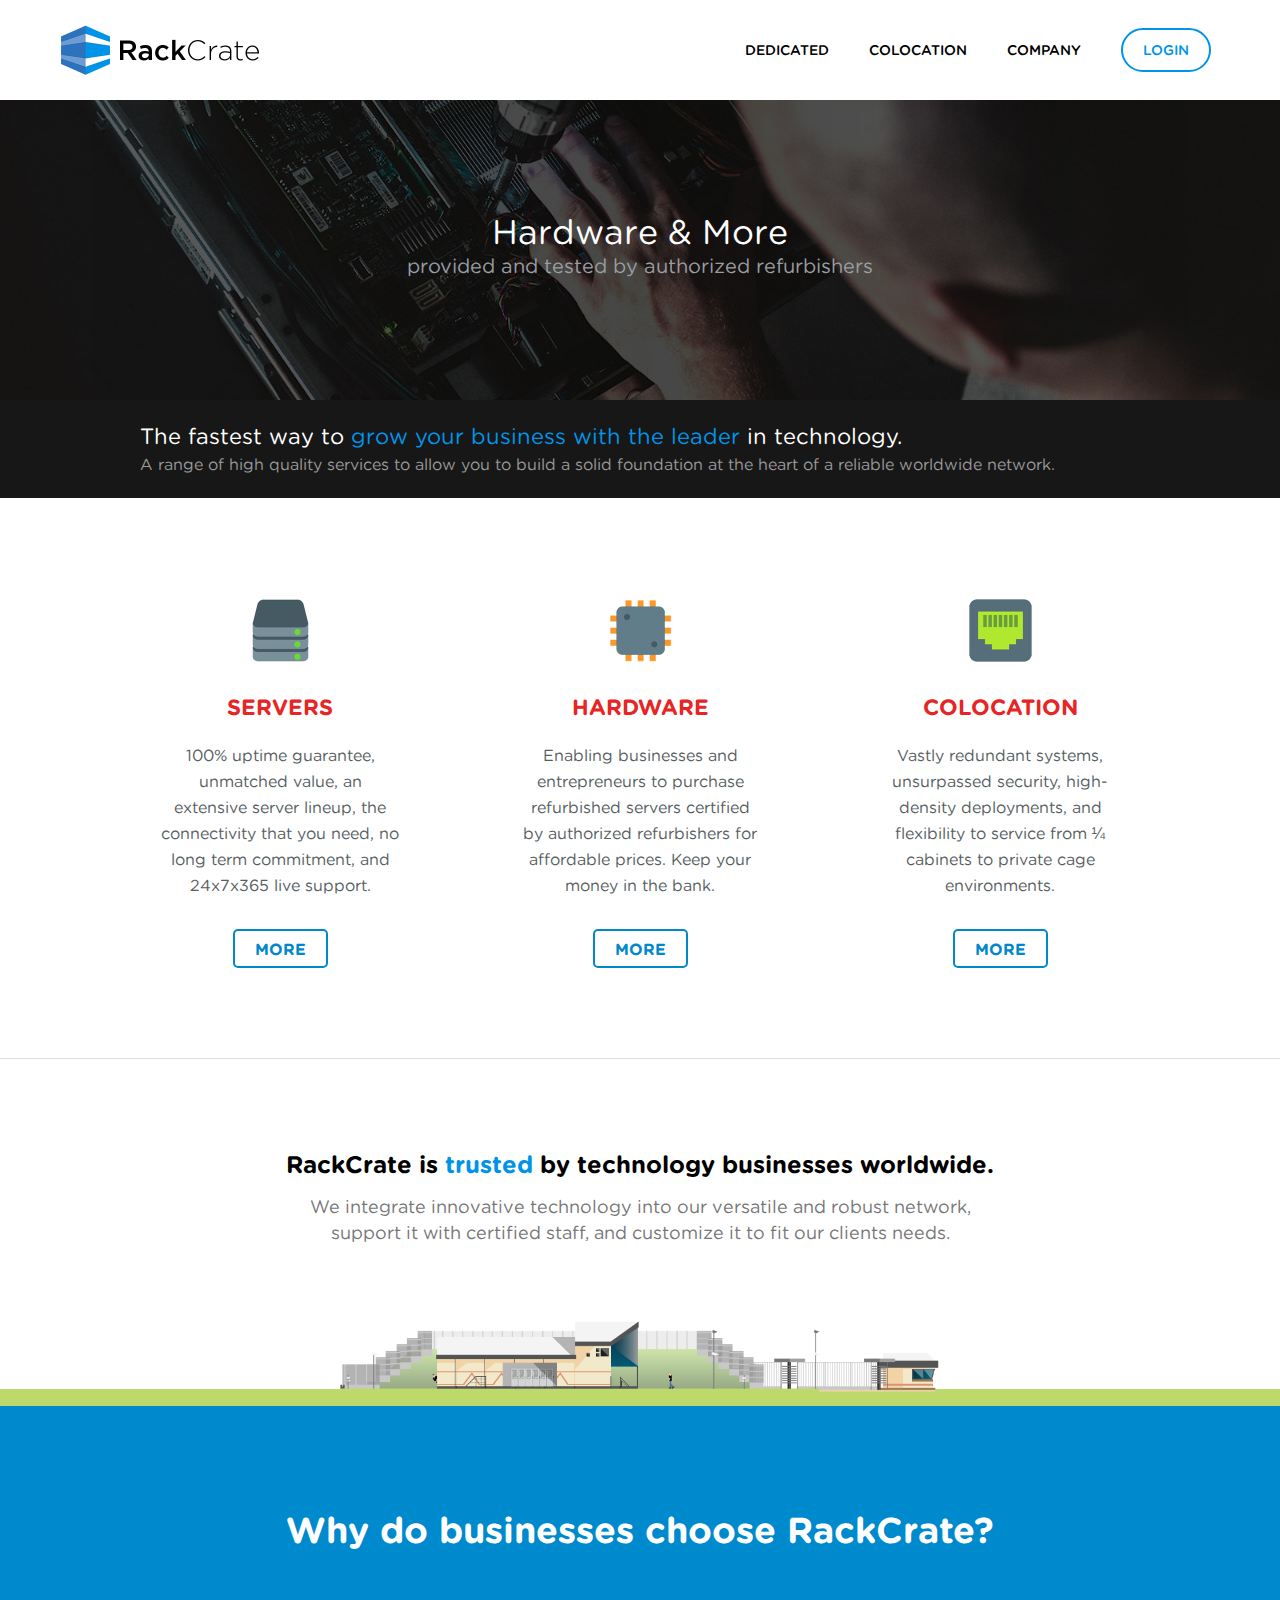
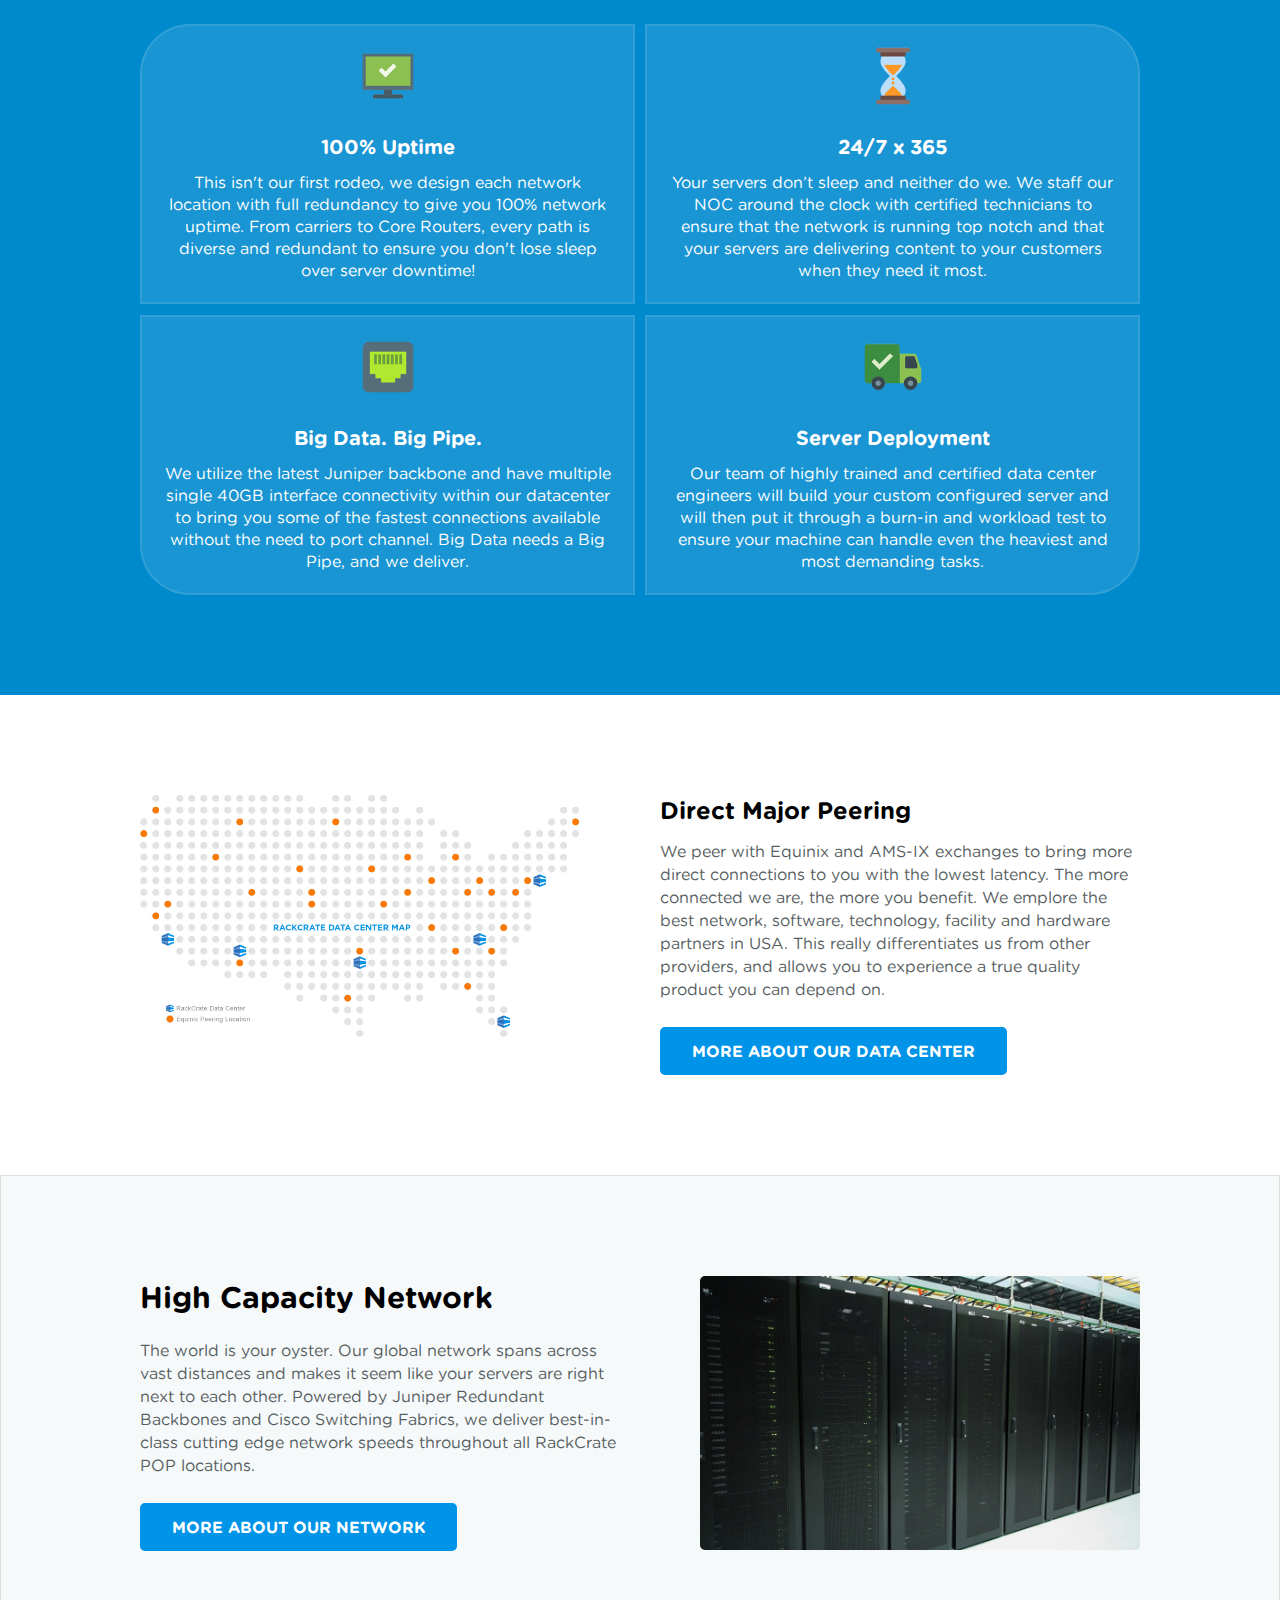
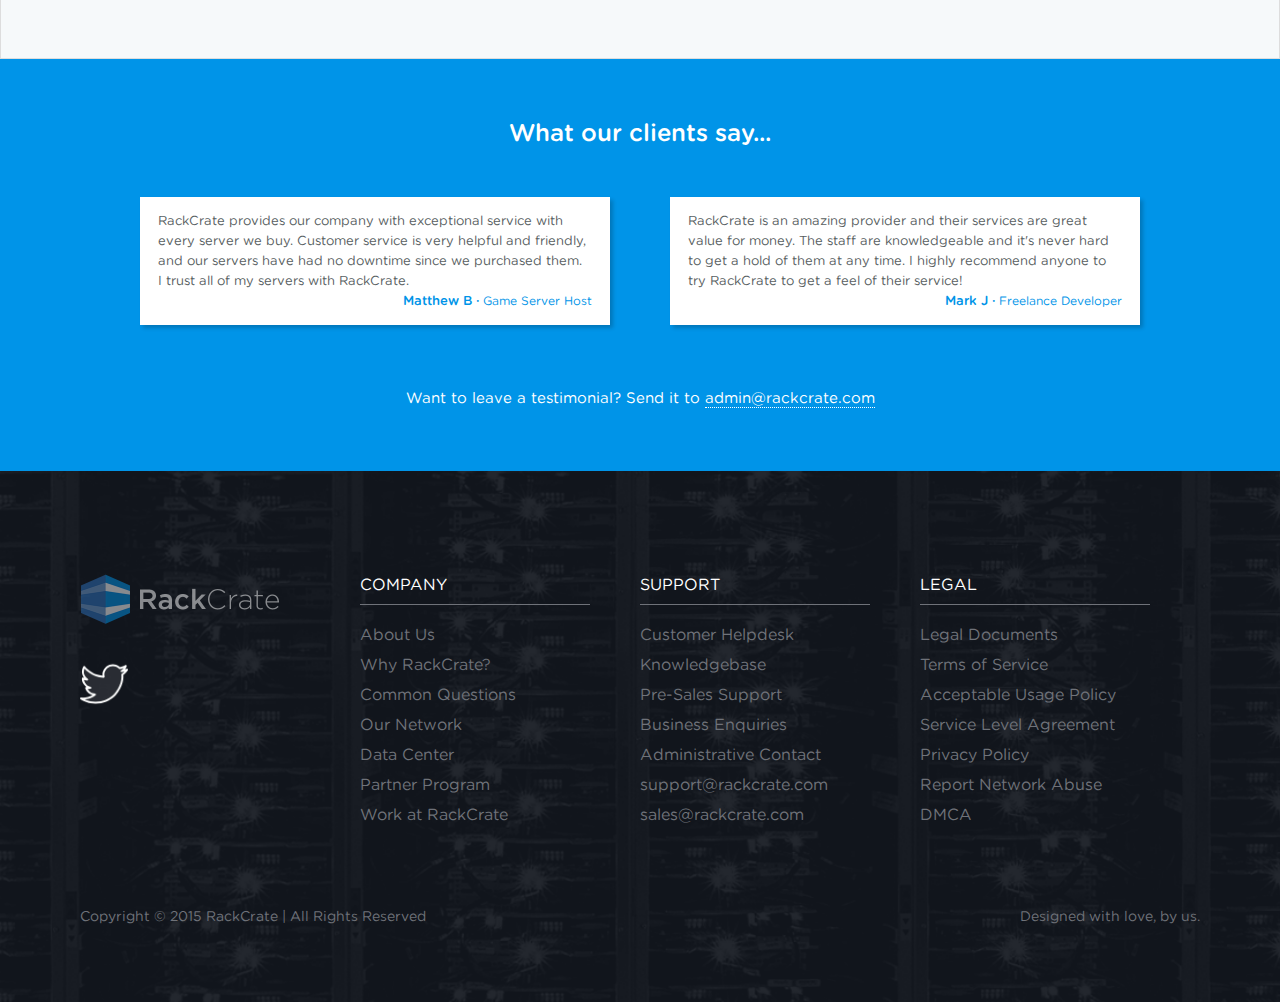
<file: index.html>
<!DOCTYPE html>
<html>
<head>
	<meta charset="utf-8" />
	<title>RackCrate - Dedicated Servers, Colocation Hosting and Dedicated Reseller</title>
	<meta name="viewport" content="width=device-width, initial-scale=1">
	<meta name="description" content="RackCrate provides affordable Dedicated Servers, Colocation Hosting and a Dedicated Reseller program - kickstart your business today at an affordable price only with RackCrate!" />
	<meta name="copyright" content="The contents of this website are copyright © 2015 RackCrate.com.  All rights reserved."/>
	<meta name="google-site-verification" content="d1BQGGrg5-iiVHtzeB34BqYyHnD7vnBHkJuGylXAt1g" />
	<meta name="msvalidate.01" content="C5BE4583C7528B9AE83EC0620761D05C" />
	<link href="css/style.css" rel="stylesheet">
	<link href="css/responsive.css" rel="stylesheet">
	<link href="css/pushy.css" rel="stylesheet">
</head>

<body>
	<script type="text/javascript">
	    var menu = document.querySelectorAll('.pushy li a');
	    for (var i = menu.length - 1; i >= 0; i--) {
	        if (menu[i].href==document.URL) {
	            menu[i].setAttribute("class", "active");
	        }
	    };
	</script>
	
	<div class="site-overlay"></div>
	<div class="main-site-wrap">
		<section class="home-banner" id="intro-nav">
			<header class="header">
				<a href="#">
					<img src="./images/logo-dark.png" alt="" class="logo" />
				</a>
				<nav class="navigation">
					<li><a href="dedicated/">DEDICATED</a></li>
			<li><a href="colocation/">COLOCATION</a></li>
			<li><a href="about/">COMPANY</a></li>>
				<li><a href="https://rackcrate.com/billing/clientarea/" class="button">LOGIN</a></li>
					<li><div class="menu-btn">&#9776;</div></li>
				</nav>
			</header>
			<div style="clear:both;"></div>
		</section>

		<section class="hardware-header new-banner">
			<h1>Hardware & More<span>provided and tested by authorized refurbishers</span></h1>
		</section>

	<section class="under-slider">
		<div class="wrapper">
			<h3>The fastest way to <span>grow your business with the leader</span> in technology.</h3>
			<h4>A range of high quality services to allow you to build a solid foundation at the heart of a reliable worldwide network.</h4>
		</div>
	</section>

	<section class="home-plans main" style="padding-bottom:90px;border-bottom:1px solid #ddd">
		<div class="wrapper">
			<div class="one-third">
				<div class="home-select">
					<img src="images/icons/dedi.png" style="width:65px"><br/>
					<h3 class="service-name">SERVERS</h3>
					<!--h1 class="price"><span>from </span>$39<span>/mo</span></h1-->
					100% uptime guarantee, unmatched value, an extensive server lineup, the connectivity that you need, no long term commitment, and 24x7x365 live support.<br/>
					<a href="dedicated/" class="button">MORE</a>
				</div>
			</div>

			<div class="one-third">
				<div class="home-select">
					<img src="images/icons/hardware.png" style="width:65px"><br/>
					<h3 class="service-name">HARDWARE</h3>
					<!--h1 class="price"><span>from </span>$19</h1-->
					Enabling businesses and entrepreneurs to purchase refurbished servers certified by authorized refurbishers for affordable prices. Keep your money in the bank.<br/>
					<a href="hardware/" class="button">MORE</a>
				</div>
			</div>

			<div class="one-third last-child">
				<div class="home-select">
					<img src="images/icons/colo.png" style="width:65px"><br/>
					<h3 class="service-name">COLOCATION</h3>
					<!--h1 class="price"><span>from </span>$79<span>/mo</span></h1-->
					Vastly redundant systems, unsurpassed security, high-density deployments, and flexibility to service from ¼ cabinets to private cage environments.<br/>
					<a href="colocation/" class="button">MORE</a>
				</div>
			</div>
		</div>

		<div class="clear"></div>
	</section>

	<div class="wrapper home intro">
		<h3>RackCrate is <span>trusted</span> by technology businesses worldwide.</h3>
		<p>We integrate innovative technology into our versatile and robust network,<br/>support it with certified staff, and customize it to fit our clients needs.</p>
	</div>

	<div class="dc-border">
        <img src="images/dc-btm.png">
    </div>

	<section class="home-features">
		<div class="wrapper">
			<h1 class="title">Why do businesses choose RackCrate?</h1>
			<div class="one-half float-left">
				<div class="feature-box first">
					<img src="images/icons/1.png" class="icon" />
					<h4>100% Uptime</h4>
					<p>This isn't our first rodeo, we design each network location with full redundancy to give you 100% network uptime. From carriers to Core Routers, every path is diverse and redundant to ensure you don't lose sleep over server downtime!</p>
				</div>
			</div>
			<div class="one-half float-right">
				<div class="feature-box second">
					<img src="images/icons/2.png" class="icon" />
					<h4>24/7 x 365</h4>
					<p>Your servers don’t sleep and neither do we. We staff our NOC around the clock with certified technicians to ensure that the network is running top notch and that your servers are delivering content to your customers when they need it most.</p>
				</div>
			</div>

			<div class="one-half float-left">
				<div class="feature-box third">
					<img src="images/icons/3.png" class="icon" />
					<h4>Big Data. Big Pipe.</h4>
					<p>We utilize the latest Juniper backbone and have multiple single 40GB interface connectivity within our datacenter to bring you some of the fastest connections available without the need to port channel. Big Data needs a Big Pipe, and we deliver.</p>
				</div>
			</div>
			<div class="one-half float-right">
				<div class="feature-box fourth">
					<img src="images/icons/4.png" class="icon" />
					<h4>Server Deployment</h4>
					<p>Our team of highly trained and certified data center engineers will build your custom configured server and will then put it through a burn-in and workload test to ensure your machine can handle even the heaviest and most demanding tasks.</p>
				</div>
			</div>

			<div class="clear"></div>

		</div>
		<div class="clear"></div>
	</section>

	<section class="feature-row">
		<div class="wrapper">
			<div class="image left ">
				<img src="images/network/peering-network.jpg" width="100%">
			</div>
			<div class="text right">
				<h3>Direct Major Peering</h3>
				<p>We peer with Equinix and AMS-IX exchanges to bring more direct connections to you with the lowest latency. The more connected we are, the more you benefit. We emplore the best network, software, technology, facility and hardware partners in USA. This really differentiates us from other providers, and allows you to experience a true quality product you can depend on.</p>
				<a href="datacenter/" class="button">MORE ABOUT OUR DATA CENTER</a>
			</div>
			<div class="clear"></div>
		</div>
	</section>

	<section class="feature-row light-bg">
		<div class="wrapper">

			<div class="image right ddos-row">
				<img src="images/north-carolina.jpg" class="nc" onContextMenu="return false;">
			</div>
			<div class="text left">
				<h2>High Capacity Network</h2>
				<p>The world is your oyster. Our global network spans across vast distances and makes it seem like your servers are right next to each other. Powered by Juniper Redundant Backbones and Cisco Switching Fabrics, we deliver best-in-class cutting edge network speeds throughout all RackCrate POP locations.</p>
				<a href="network/" class="button">MORE ABOUT OUR NETWORK</a>
			</div>
			<div class="clear"></div>
		</div>
	</section>


	<!--section class="feature-row light-bg sponsors-row">
		<div class="wrapper">

			<div class="image left">
				<img src="images/transit.jpg" class="transit" alt="Transit Partners" />
			</div>

			<div class="text right">
				<h2>Simply Put: The Best of the Best.</h2>
				<p>We emplore the best network, software, technology, facility and hardware partners in USA.  This really differentiates us from other providers, and allows you to experience a true quality product you can depend on.</p>
				<a href="about/" class="button">VISIT ABOUT PAGE</a>
				</p>
			</div>

			<div class="clear"></div>
		</div>
	</section-->

	<section class="home-testimonials quotes">
		<div class="wrapper">
			<h3 class="title">What our clients say...</h3>
			<div class="clear"></div>
			<div class="one-half left">
				<div class="quote">
					RackCrate provides our company with exceptional service with every server we buy. Customer service is very helpful and friendly, and our servers have had no downtime since we purchased them.<br/>I trust all of my servers with RackCrate.
					<div style="text-align:right;color:#0094e8;font-weight:500">Matthew B &middot; <span style="font-weight:normal;font-size:12px">Game Server Host</span></div>
				</div>
			</div>
			<div class="one-half right">
				<div class="quote">
					RackCrate is an amazing provider and their services are great value for money. The staff are knowledgeable and it's never hard to get a hold of them at any time. I highly recommend anyone to try RackCrate to get a feel of their service!
					<div style="text-align:right;color:#0094e8;font-weight:500">Mark J &middot; <span style="font-weight:normal;font-size:12px">Freelance Developer</span></div>
				</div>
			</div>
			<!--div id="carousel-home-testimonials" class="carousel  carousel-fade slide" data-ride="carousel">
				<div class="carousel-inner" role="listbox">
					<div class="item active">
						<div class="one-half left">
							<img src="images/quotations.png" alt="Quotes" />
							<p>Hosting and storing data is very important, but so is accessing it. We chose RackCrate because of their 100% guaranteed uptime. In the time we’ve been here we have experienced nothing but kindness and attention.</p>
							<h4>Alice M.</h4>
							<span class="testimonial-title">Marketing Exec.</span>
						</div>

						<div class="one-half right">
							<img src="images/quotations.png" alt="Quotes" />
							<p>RackCrate is a fantastic provider and their services are great value for money. The staff are knowledgeable and it's never hard to get a hold of them at any time. I highly recommend anyone to try RackCrate!</p>
							<h4>James B.</h4>
							<span class="testimonial-title">Game Server Owner</span>
						</div>
					</div>
				</div>
				<ol class="carousel-indicators">
					<li data-target="#carousel-home-testimonials" data-slide-to="0" class="active"></li>
					<li data-target="#carousel-home-testimonials" data-slide-to="1"></li>
				</ol>
			</div>-->
			<div class="clear"></div>
			<p class="leave-testimonial">Want to leave a testimonial? Send it to <a href="mailto:admin@rackcrate.com">admin@rackcrate.com</a></p>
		</div>
	</section>

	<script>

    jQuery(document).ready(function($) {
        $('.menu-btn').on('click', function(e) {
            e.preventDefault();
            $('.main-site-wrap').addClass('move-over');
        });
			
			$('.site-overlay').on('click', function(e) {
            e.preventDefault();
            $('.main-site-wrap').removeClass('move-over').addClass('removetransition');
        });
			
			$('.main-site-wrap').on('click', function(e) {
            $('.main-site-wrap').removeClass('removetransition');
        });
			
			
    });
</script>	 

	<footer class="foot">
		<div class="wrapper">
			<div class="foot-col">
				<a href="https://rackcrate.com">
					<img src="images/logo.png" class="logo" alt="RackCrate" title="RackCrate" />
				</a>
				<br/><br/><br/><br/>
				<a href="https://twitter.com/RackCrate" target="_blank" class="sm">
					<img src="images/twitter.png" alt="Twitter" title="Twitter" />
				</a><!-- &nbsp;&nbsp;
				<a href="#" class="sm"><img src="images/linked-in.png" alt="LinkedIn" /-->
				</a>
			</div>

			<div class="foot-col">
				<h6>COMPANY</h6>
				<a href="about/">About Us</a><br>
				<a href="why-rackcrate/">Why RackCrate?</a><br>
				<a href="faq/">Common Questions</a><br>
				<a href="network/">Our Network</a><br>
				<a href="datacenter/">Data Center</a><br>
				<a href="partner-program/">Partner Program</a><br>
				<a href="careers/">Work at RackCrate</a><br>
			</div>

			<div class="foot-col">
				<h6>SUPPORT</h6>
				<a href="support/">Customer Helpdesk</a><br>
				<a href="https://rackcrate.com/billing/knowledgebase/">Knowledgebase</a><br>
				<a href="https://rackcrate.com/billing/tickets/new/">Pre-Sales Support</a><br>
				<a href="https://rackcrate.com/billing/tickets/new/">Business Enquiries</a><br>
				<a href="mailto:admin@rackcrate.com">Administrative Contact</a><br>
				<a href="mailto:support@rackcrate.com">support@rackcrate.com</a><br>
				<a href="mailto:sales@rackcrate.com">sales@rackcrate.com</a><br>
			</div>

			<div class="foot-col">
				<h6>LEGAL</h6>
				<a href="https://rackcrate.com/legal/">Legal Documents</a><br>
				<a href="https://rackcrate.com/terms/">Terms of Service</a><br>
				<a href="https://rackcrate.com/aup/">Acceptable Usage Policy</a><br>
				<a href="https://rackcrate.com/sla/">Service Level Agreement</a><br>
				<a href="https://rackcrate.com/privacy/">Privacy Policy</a><br>
				<a href="https://rackcrate.com/abuse/">Report Network Abuse</a><br>
				<a href="https://rackcrate.com/dmca/">DMCA</a><br>
			</div>

			<p class="copyright">Copyright &copy; 2015 RackCrate | All Rights Reserved</p>
			<p class="credit">Designed with love, by us.</p>

			<div class="clear"></div>
		</div>
	</footer>

</div>

	<div id="hbinvitationcontainer_7fa4c305e08382f4"></div>
	<div id="hbtagcontainer_7fa4c305e08382f4"></div>
	<script type="text/javascript">var hb_script_tag_7fa4c305e08382f4=document.createElement("script");hb_script_tag_7fa4c305e08382f4.type="text/javascript";setTimeout('hb_script_tag_7fa4c305e08382f4.src="https://rackcrate.com/billing/index.php?cmd=hbchat&action=embed&v=cmFuZGlkPTdmYTRjMzA1ZTA4MzgyZjQmaW52aXRlX2lkPTMmdGFnPXNpZGViYXImc3RhdHVzX2lkPTImcHJvdG9jb2w9aHR0cHMlM0ElMkYlMkY=";document.getElementById("hbtagcontainer_7fa4c305e08382f4").appendChild(hb_script_tag_7fa4c305e08382f4);',5);</script>

	<script src="js/jquery.min.js"></script>
	<script src="js/bootstrap.js"></script>
	<script src="js/pushy.js"></script>

</body>

</html>


<!-- Localized -->
</file>
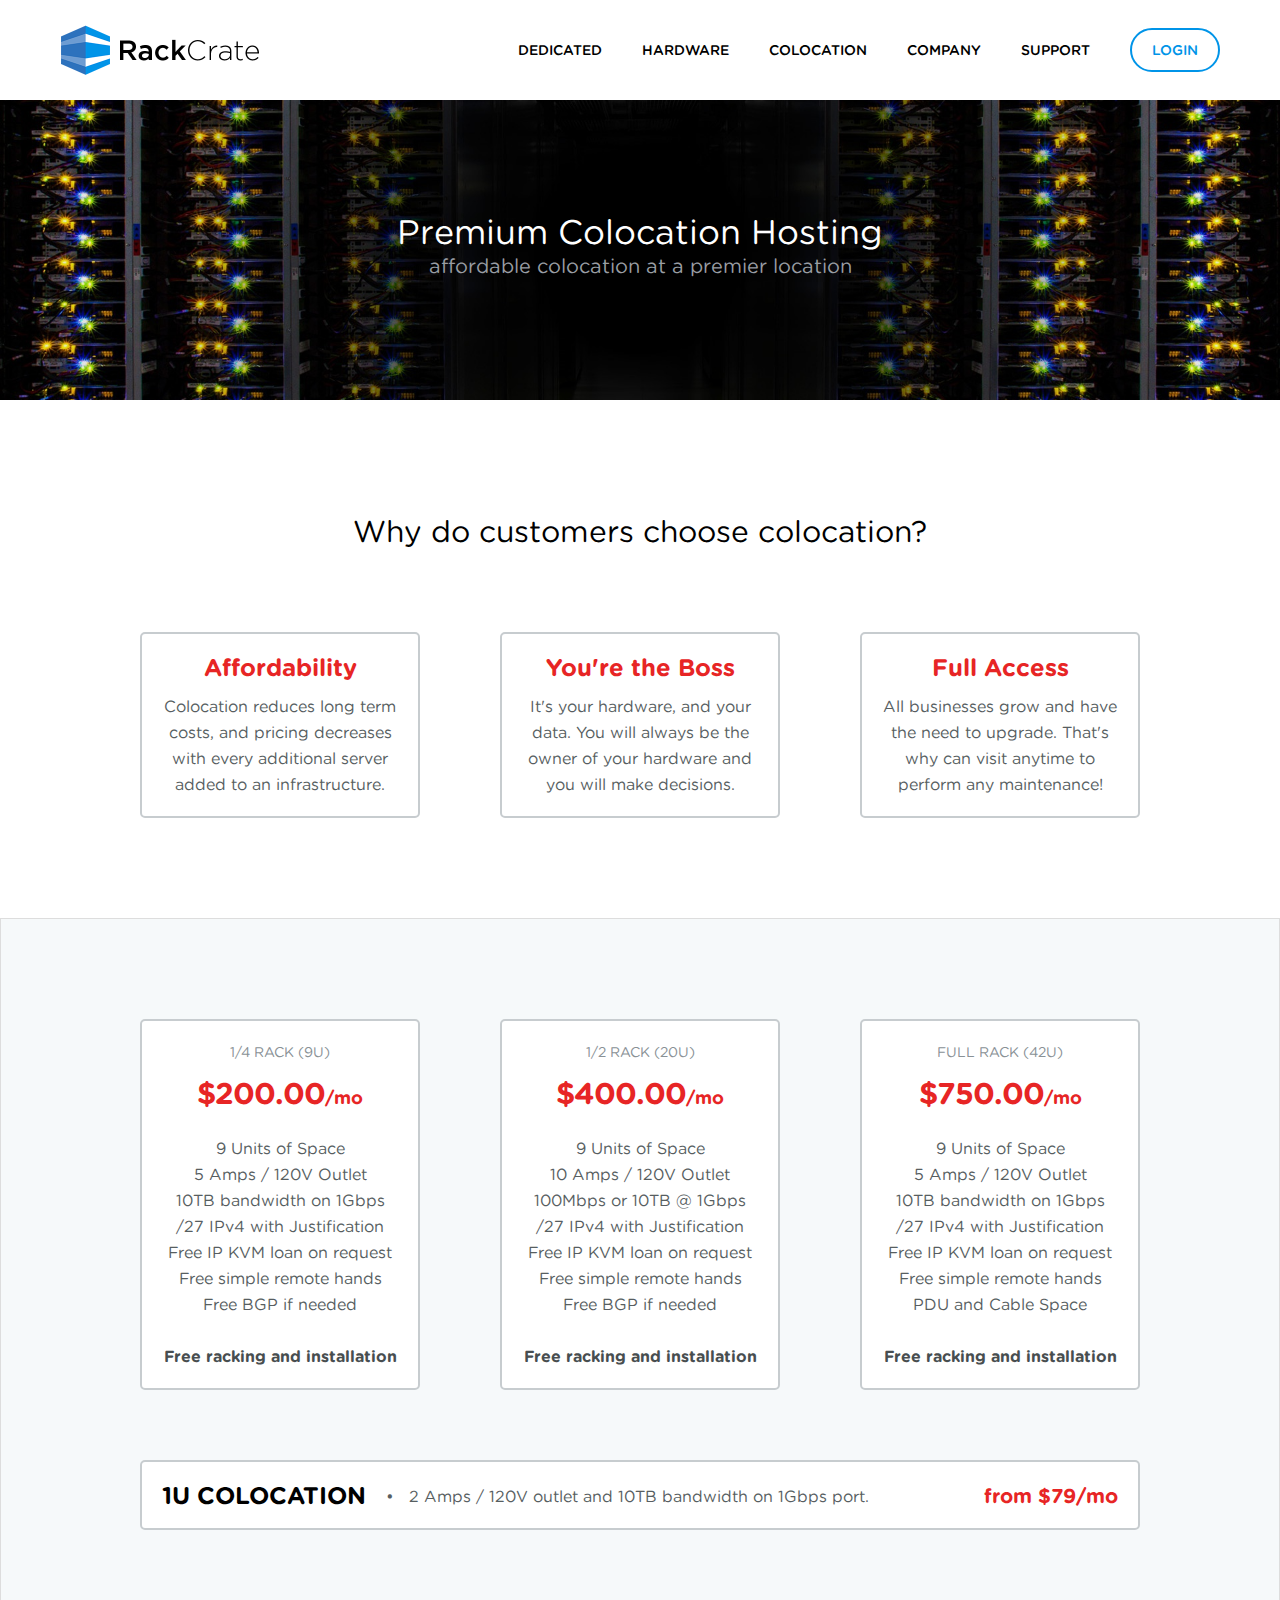
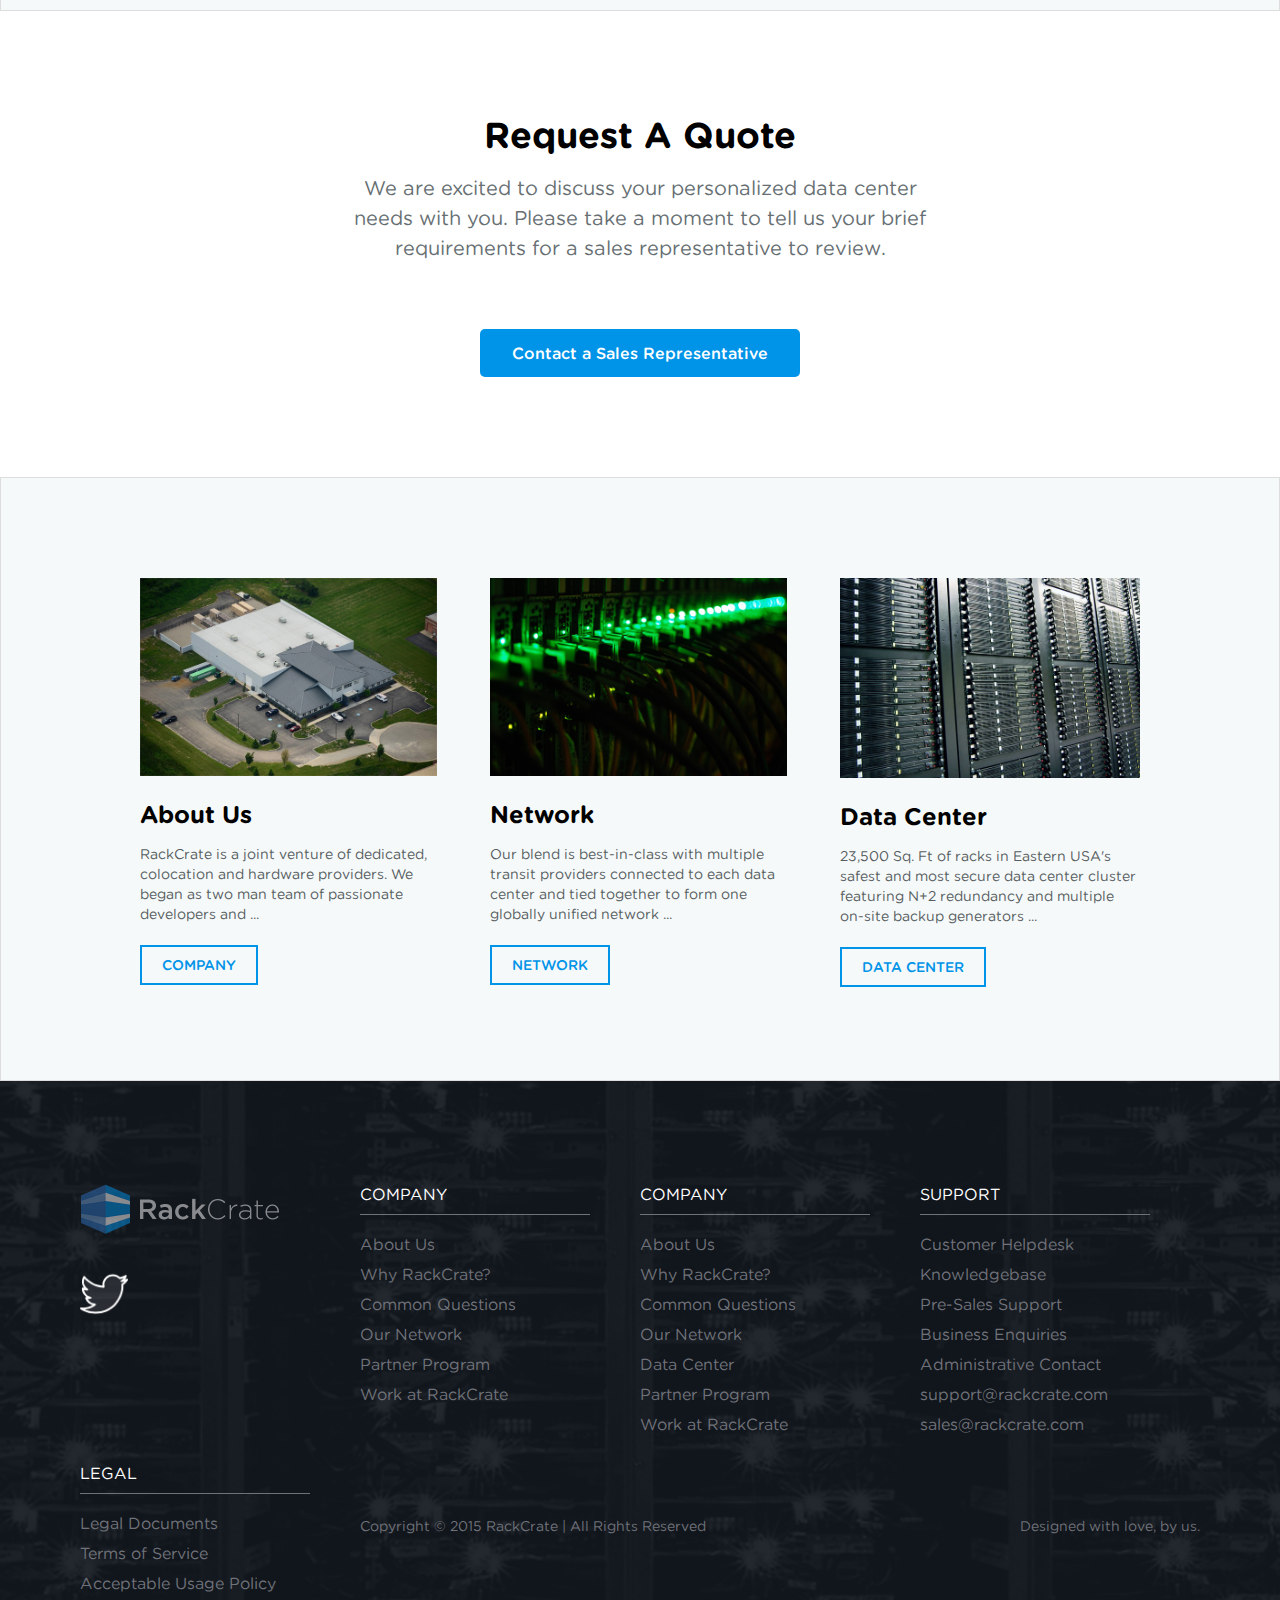
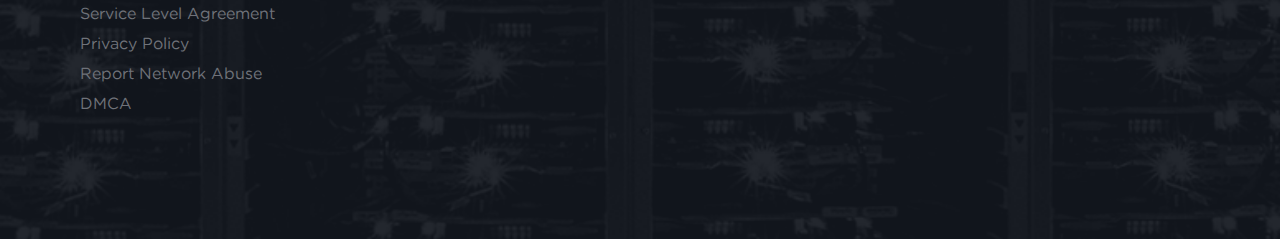
<file: colocation/index.html>
<!DOCTYPE html>
<html>

<head>
	<meta charset="utf-8" />
	<!--[if lt IE 9]><script src="http://html5shiv.googlecode.com/svn/trunk/html5.js"></script><![endif]-->
	<title>Colocation - RackCrate</title>
	<meta name="viewport" content="width=device-width, initial-scale=1">
	<meta name="description" content="RackCrate brings a fresh energy and commitment to the Colocation model, offering a space-setting new Green Data Centre in USA and a service regime that exceeds in spirit and practice any other provider in this highly-competitive market." />
	<meta name="copyright" content="The contents of this website are copyright © 2015 RackCrate.com.  All rights reserved."/>
	<link href="../css/style.css" rel="stylesheet">
	<link href="../css/responsive.css" rel="stylesheet">
	<link href="../css/pushy.css" rel="stylesheet">
</head>

<body class="dedicated">
	<!-- Pushy Menu -->
	<nav class="pushy pushy-left" id="pushy">
		<ul>
			<li><a href="https://rackcrate.com/billing/clientarea/" class="button" style="">LOGIN</a>
			</li>
		</ul>
		<div class="clear"></div>
		<ul>
			<li><a href="dedicated/">DEDICATED</a></li>
			<li><a href="colocation/">COLOCATION</a></li>
			<li><a href="about/">COMPANY</a></li>>
		</ul>
	</nav>
	<script type="text/javascript">
	    var menu = document.querySelectorAll('.pushy li a');
	    for (var i = menu.length - 1; i >= 0; i--) {
	        if (menu[i].href==document.URL) {
	            menu[i].setAttribute("class", "active");
	        }
	    };
	</script>
	
	<div class="site-overlay"></div>

	<div class="main-site-wrap">	<!-- Start Website -->

	<section class="subpage-banner" id="intro-nav">
		<header class="header">

			<a href="http://rackcrate.com">
				<img src="../images/logo-dark.png" alt="" class="logo" />
			</a>

			<nav class="navigation">
				<li><a href="../dedicated/">DEDICATED</a></li>
				<li><a href="../hardware/">HARDWARE</a></li>
				<li><a href="../colocation/">COLOCATION</a></li>
				<li><a href="../about/">COMPANY</a></li>
				<li><a href="../support/">SUPPORT</a></li>
				<li><a href="https://rackcrate.com/billing/clientarea/" class="button">LOGIN</a></li>
				<li><div class="menu-btn">&#9776;</div></li>
			</nav>
		</header>
		<!-- .header-->

		<div style="clear:both;"></div>
	</section>

	<section class="colocation-header new-banner">
		<h1>Premium Colocation Hosting<span>affordable colocation at a premier location</span></h1>
	</section>

	<section class="cloud-table" style="padding-bottom:100px"><div class="wrapper">
		<div class="used-for" style="padding:10px 0">
			<h2 class="text-center">Why do customers choose colocation?</h2>
		</div>
		<div class="one-third">
			<div class="plan-box main">
				<h3 class="use">Affordability</h3>
				Colocation reduces long term costs, and pricing decreases with every additional server added to an infrastructure.
			</div>
		</div>

		<div class="one-third">
			<div class="plan-box main">
				<h3 class="use">You're the Boss</h3>
				It's your hardware, and your data. You will always be the owner of your hardware and you will make decisions.
			</div>
		</div>

		<div class="one-third last-child">
			<div class="plan-box main">
				<h3 class="use">Full Access</h3>
				All businesses grow and have the need to upgrade. That's why can visit anytime to perform any maintenance!
			</div>
		</div>
		<div class="clear"></div>
	</section>

	<section class="home-plans" style="padding-bottom:80px;background:#f6f9fa;border:1px solid #ddd">
		<div class="wrapper">
			<div class="one-third float-left" style="margin-right:5.35%">
				<div class="plan-box main">
					<span class="service-type">1/4 Rack (9U)</span>
					<h1 class="price">$200.00<span>/mo</span></h1> 9 Units of Space
					<br> 5 Amps / 120V Outlet
					<br> 10TB bandwidth on 1Gbps
					<br> /27 IPv4 with Justification
					<br> Free IP KVM loan on request
					<br> Free simple remote hands
					<br> Free BGP if needed
					<br>
					<br><strong>Free racking and installation</strong>
					<!--br>
					<a href="#contact" class="button">CONTACT US</a-->
				</div>
			</div>
			<div class="one-third float-left" style="margin-left:2.65%;margin-right:2.65%">
				<div class="plan-box main">
					<span class="service-type">1/2 Rack (20U)</span>
					<h1 class="price">$400.00<span>/mo</span></h1> 9 Units of Space
					<br> 10 Amps / 120V Outlet
					<br> 100Mbps or 10TB @ 1Gbps
					<br> /27 IPv4 with Justification
					<br> Free IP KVM loan on request
					<br> Free simple remote hands
					<br> Free BGP if needed
					<br>
					<br><strong>Free racking and installation</strong>
					<!--br>
					<a href="#contact" class="button">CONTACT US</a-->
				</div>
			</div>
			<div class="one-third float-right" style="margin-left:5.35%;margin-right:0">
				<div class="plan-box main">
					<span class="service-type">Full Rack (42U)</span>
					<h1 class="price">$750.00<span>/mo</span></h1> 9 Units of Space
					<br> 5 Amps / 120V Outlet
					<br> 10TB bandwidth on 1Gbps
					<br> /27 IPv4 with Justification
					<br> Free IP KVM loan on request
					<br> Free simple remote hands
					<br> PDU and Cable Space
					<br>
					<br><strong>Free racking and installation</strong>
					<!--br>
					<a href="#contact" class="button">CONTACT US</a-->
				</div>
			</div>

			<div class="clear"></div>

			<div class="plan-box main" style="margin-top:70px;text-align:left;height:30px">
				<h3 style="float:left;line-height:32px;margin-right:20px">1U COLOCATION</h3>
				<p style="float:left;line-height:8px">&bull; &nbsp; 2 Amps / 120V outlet and 10TB bandwidth on 1Gbps port.</p>
				<h4 style="float:right;color:#e72525;line-height:32px">from $79/mo</h4>

				<div class="clear"></div>
			</div>

		</div>
	</section>

	<section class="quote-request" id="contact">
		<div class="wrapper">
			<h1 class="title">Request A Quote</h1>

			<p class="sub-title">We are excited to discuss your personalized data center needs with you. Please take a moment to tell us your brief requirements for a sales representative to review.</p>

			<div class="text-center">
				<a href="mailto:sales@rackcrate.com" class="button" style="font-weight:500">Contact a Sales Representative</a>
			</div>

			<!--div class="quote-form">
				<ul class="left-side">
					<li>
						<labeL>First Name <span>*</span>
						</label>
						<input type="text" value="" class="form-input" />
					</li>
					<li>
						<labeL>Last Name <span>*</span>
						</label>
						<input type="text" value="" class="form-input" />
					</li>
					<li>
						<labeL>Email <span>*</span>
						</label>
						<input type="text" value="" class="form-input" />
					</li>
				</ul>

				<ul class="right-side">
					<li>
						<labeL>Phone</label>
						<input type="text" value="" class="form-input" />
					</li>
					<li>
						<labeL>Message <span>*</span>
						</label>
						<textarea class="form-input"></textarea>
					</li>
				</ul>

				<div class="clear"></div>

				<div class="input-button">
					<a href="mailto:admin@rackcrate.com"><input type="submit" value="SUBMIT QUOTE" class="button submit-button" /></a>
				</div>

			</div-->


		</div>
	</section>

	<section class="contact-us light-bg" style="padding-top:100px">
		<div class="wrapper">
			<div class="one-third float-left">
				<div class="about-selector one">
					<a href="../about/">
						<img src="../images/about/company.jpg" style="width:100%" onContextMenu="return false;" />
					</a>
					<h3>About Us</h3>
					<p>RackCrate is a joint venture of dedicated, colocation and hardware providers. We began as two man team of passionate developers and ...</p>
					<a href="../about/" class="btn-switch">Company</a>
				</div>
			</div>
			<div class="one-third float-left">
				<div class="about-selector two">
					<a href="../network/">
						<img src="../images/about/network.jpg" style="width:100%" onContextMenu="return false;" />
					</a>
					<h3>Network</h3>
					<p>Our blend is best-in-class with multiple transit providers connected to each data center and tied together to form one globally unified network ...</p>
					<a href="../network/" class="btn-switch">Network</a>
				</div>
			</div>
			<div class="one-third float-right">
				<div class="about-selector three">
					<a href="../datacenter/">
						<img src="../images/about/datacenter.jpg" style="width:100%" onContextMenu="return false;" />
					</a>
					<h3>Data Center</h3>
					<p>23,500 Sq. Ft of racks in Eastern USA's safest and most secure data center cluster featuring N+2 redundancy and multiple on-site backup generators ...</p>
					<a href="../datacenter/" class="btn-switch">Data Center</a>
				</div>
			</div>
			<div class="clear"></div>
		</div>
	</section>

	<script>

    jQuery(document).ready(function($) {
        $('.menu-btn').on('click', function(e) {
            e.preventDefault();
            $('.main-site-wrap').addClass('move-over');
        });
			
			$('.site-overlay').on('click', function(e) {
            e.preventDefault();
            $('.main-site-wrap').removeClass('move-over').addClass('removetransition');
        });
			
			$('.main-site-wrap').on('click', function(e) {
            $('.main-site-wrap').removeClass('removetransition');
        });
			
			
    });
</script>	 

	<footer class="foot">
		<div class="wrapper">
			<div class="foot-col">
				<a href="https://rackcrate.com">
					<img src="../images/logo.png" class="logo" alt="RackCrate" title="RackCrate" />
				</a>
				<br/><br/><br/><br/>
				<a href="https://twitter.com/RackCrate" target="_blank" class="sm">
					<img src="../images/twitter.png" alt="Twitter" title="Twitter" />
				</a><!-- &nbsp;&nbsp;
				<a href="#" class="sm"><img src="../images/linked-in.png" alt="LinkedIn" /-->
				</a>
			</div>

			<div class="foot-col">
				<h6>COMPANY</h6>
				<a href="../about/">About Us</a><br>
				<a href="../why-rackcrate/">Why RackCrate?</a><br>
				<a href="../faq/">Common Questions</a><br>
				<a href="../network/">Our Network</a><br>
				<a href="../partner-program/">Partner Program</a><br>
				<a href="../careers/">Work at RackCrate</a><br>
			</div>

			<div class="foot-col">
				<h6>COMPANY</h6>
				<a href="../about/">About Us</a><br>
				<a href="../why-rackcrate/">Why RackCrate?</a><br>
				<a href="../faq/">Common Questions</a><br>
				<a href="../network/">Our Network</a><br>
				<a href="../datacenter/">Data Center</a><br>
				<a href="../partner-program/">Partner Program</a><br>
				<a href="../careers/">Work at RackCrate</a><br>
			</div>

			<div class="foot-col">
				<h6>SUPPORT</h6>
				<a href="../support/">Customer Helpdesk</a><br>
				<a href="https://rackcrate.com/billing/knowledgebase/">Knowledgebase</a><br>
				<a href="https://rackcrate.com/billing/tickets/new/">Pre-Sales Support</a><br>
				<a href="https://rackcrate.com/billing/tickets/new/">Business Enquiries</a><br>
				<a href="mailto:admin@rackcrate.com">Administrative Contact</a><br>
				<a href="mailto:support@rackcrate.com">support@rackcrate.com</a><br>
				<a href="mailto:sales@rackcrate.com">sales@rackcrate.com</a><br>
			</div>

			<div class="foot-col">
				<h6>LEGAL</h6>
				<a href="https://rackcrate.com/legal/">Legal Documents</a><br>
				<a href="https://rackcrate.com/terms/">Terms of Service</a><br>
				<a href="https://rackcrate.com/aup/">Acceptable Usage Policy</a><br>
				<a href="https://rackcrate.com/sla/">Service Level Agreement</a><br>
				<a href="https://rackcrate.com/privacy/">Privacy Policy</a><br>
				<a href="https://rackcrate.com/abuse/">Report Network Abuse</a><br>
				<a href="https://rackcrate.com/dmca/">DMCA</a><br>
			</div>

			<p class="copyright">Copyright &copy; 2015 RackCrate | All Rights Reserved</p>
			<p class="credit">Designed with love, by us.</p>

			<div class="clear"></div>
		</div>
	</footer>

	</div>

	<div id="hbinvitationcontainer_7fa4c305e08382f4"></div>
	<div id="hbtagcontainer_7fa4c305e08382f4"></div>
	<script type="text/javascript">var hb_script_tag_7fa4c305e08382f4=document.createElement("script");hb_script_tag_7fa4c305e08382f4.type="text/javascript";setTimeout('hb_script_tag_7fa4c305e08382f4.src="https://rackcrate.com/billing/index.php?cmd=hbchat&action=embed&v=cmFuZGlkPTdmYTRjMzA1ZTA4MzgyZjQmaW52aXRlX2lkPTMmdGFnPXNpZGViYXImc3RhdHVzX2lkPTImcHJvdG9jb2w9aHR0cHMlM0ElMkYlMkY=";document.getElementById("hbtagcontainer_7fa4c305e08382f4").appendChild(hb_script_tag_7fa4c305e08382f4);',5);</script>

	<script src="../js/jquery.min.js"></script>
	<script src="../js/bootstrap.js"></script>
	<script src="../js/pushy.js"></script>

</body>

</html>


<!-- Localized -->
</file>
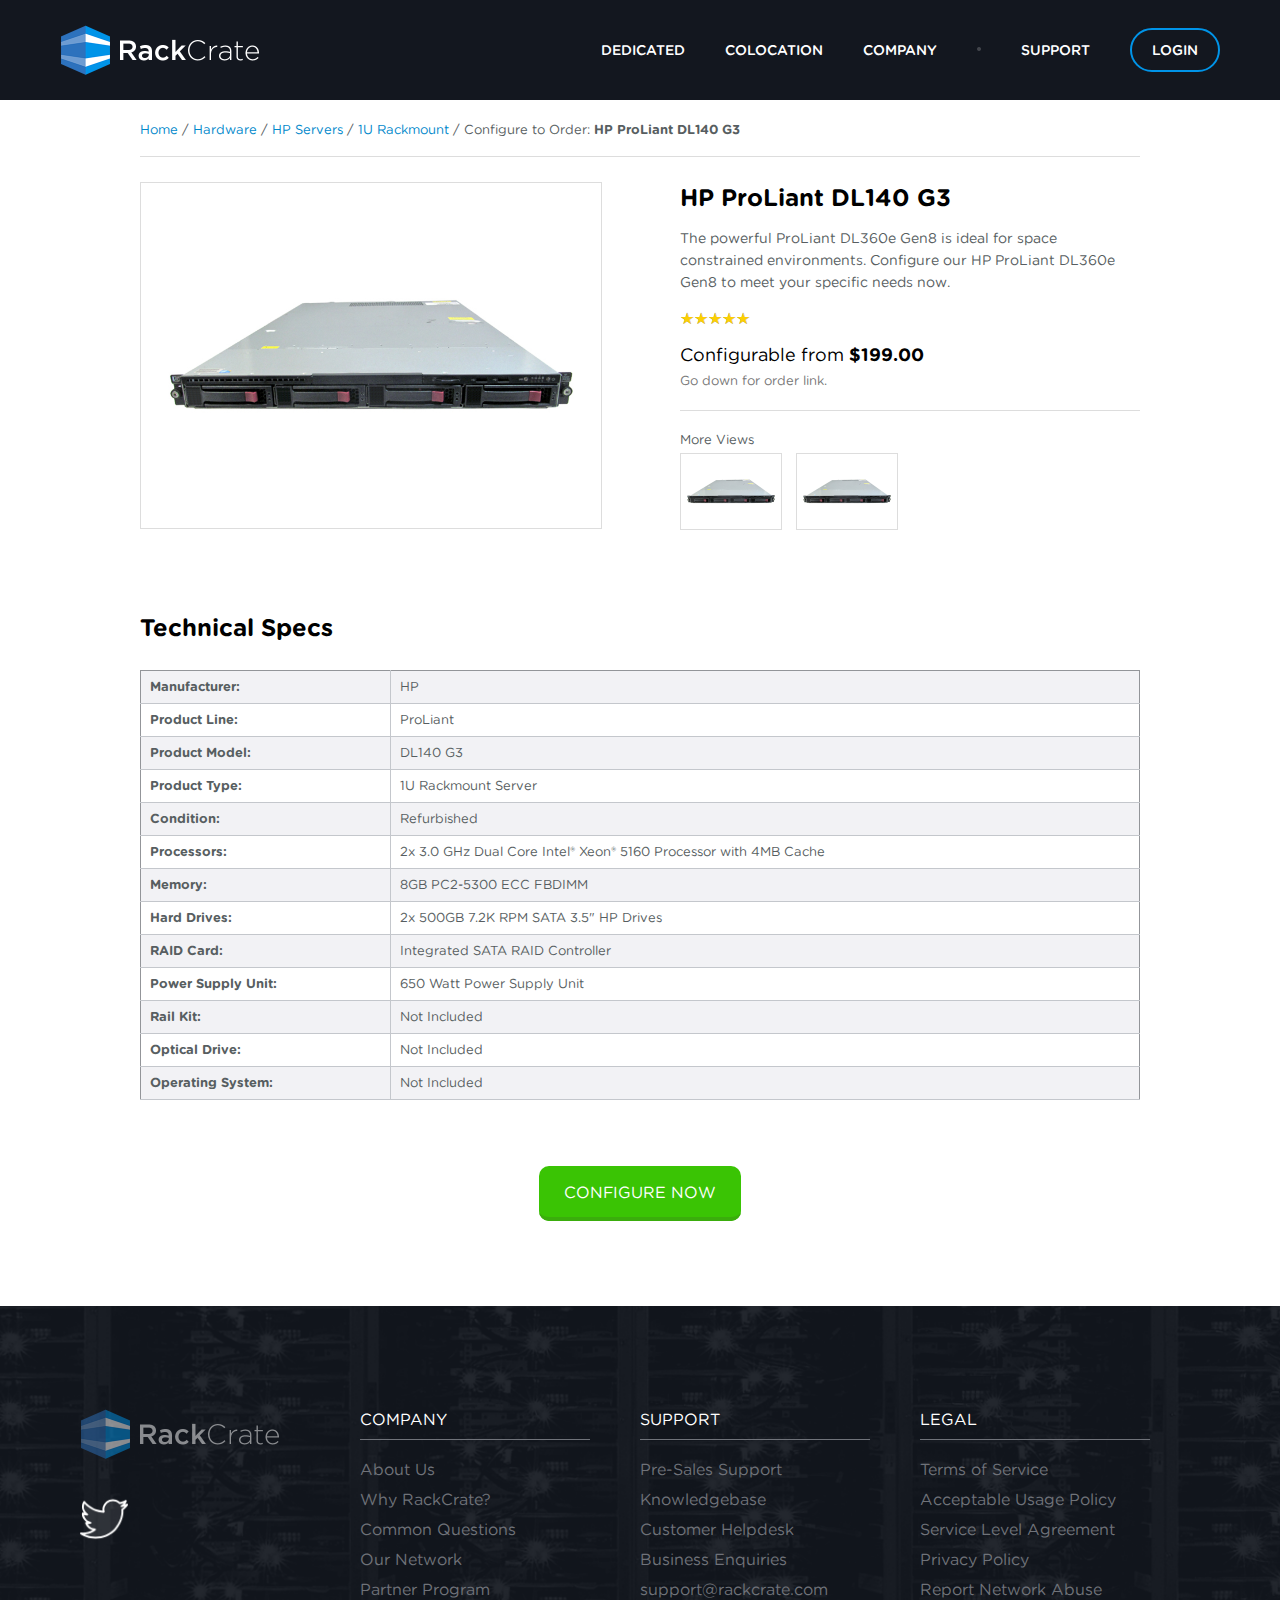
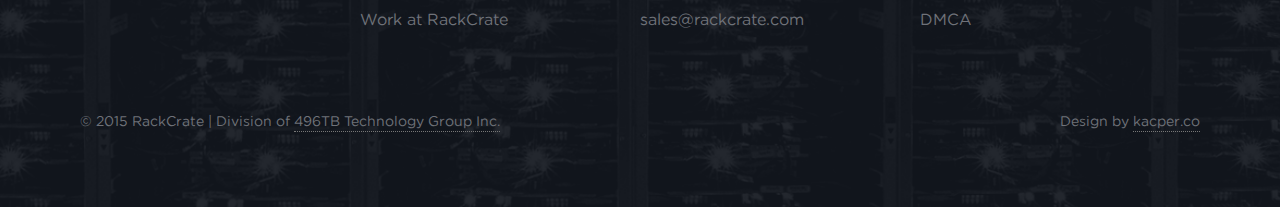
<file: dedicated/product.html>
<!DOCTYPE html>
<html>

<head>
	<meta charset="utf-8" />
	<!--[if lt IE 9]><script src="http://html5shiv.googlecode.com/svn/trunk/html5.js"></script><![endif]-->
	<title>Product - RackCrate</title>
	<meta name="viewport" content="width=device-width, initial-scale=1">
	<meta name="description" content="#" />
	<link href="../css/style.css" rel="stylesheet">
	<link href="../css/responsive.css" rel="stylesheet">
	<link href="../css/pushy.css" rel="stylesheet">
</head>

<body>
	<!-- Pushy Menu -->
	<nav class="pushy pushy-left" id="pushy">
		<ul>
			<li><a href="#" class="button" style="">LOGIN</a>
			</li>
		</ul>
		<div class="clear"></div>
		<ul>
			<li><a href="dedicated/">DEDICATED</a></li>
			<li><a href="colocation/">COLOCATION</a></li>
			<li><a href="about/">COMPANY</a></li>>
		</ul>
	</nav>
	<script type="text/javascript">
	    var menu = document.querySelectorAll('.pushy li a');
	    for (var i = menu.length - 1; i >= 0; i--) {
	        if (menu[i].href==document.URL) {
	            menu[i].setAttribute("class", "active");
	        }
	    };
	</script>
	
	<div class="site-overlay"></div>

	<div class="main-site-wrap">	<!-- Start Website -->

	<section class="subpage-banner about-banner" id="intro" style="background:#13171F;height:100px">
		<header class="header">

			<a href="http://rackcrate.com">
				<img src="../images/logo.png" alt="" class="logo" />
			</a>

			<nav class="navigation">
				<li><a href="dedicated/">DEDICATED</a></li>
				<li><a href="colocation/">COLOCATION</a></li>
				<li><a href="about/">COMPANY</a></li>
				<li class="nav-divider"><img src="../images/nav-divider.png" alt="" /></li>
				<li><a href="support/">SUPPORT</a></li>
				<li><a href="http://www.daemex.com/clients/clientarea.php" class="button">LOGIN</a></li>
				<li><div class="menu-btn">&#9776;</div></li>
			</nav>
		</header>
		<!-- .header-->

		<div style="clear:both;"></div>
	</section>

	<div class="wrapper" style="padding-bottom:0">
		<p style="font-size:13px;padding-top:17px;border-bottom:1px solid #ddd"><a href="#">Home</a> / <a href="#">Hardware</a> / <a href="#">HP Servers</a> / <a href="#">1U Rackmount</a> / Configure to Order: <strong>HP ProLiant DL140 G3</strong></p>
	</div>


	<section style="padding-top:25px">
		<div class="wrapper" style="min-height:230px">
			<div class="one-half float-left">
				<img id="pic1" src="../images/front.jpg" data-zoom-image="../images/front.jpg" style="width:100%;border:1px solid #ddd" />
			</div>
			<div class="one-half float-right">
				<h3>HP ProLiant DL140 G3</h3>
				<p style="font-size:14px;line-height:22px">The powerful ProLiant DL360e Gen8 is ideal for space constrained environments. Configure our HP ProLiant DL360e Gen8 to meet your specific needs now.</p>
				<div class="rating">
				<span>☆</span><span>☆</span><span>☆</span><span>☆</span><span>☆</span>
				</div>
				<div style="font-size:18px;color:#000;margin-top:10px">Configurable from <span style="font-weight:bold">$199.00</span></div>
				<div style="font-size:13px;color:#777;border-bottom:1px solid #ddd;padding-bottom:16px;margin-bottom:16px">Go down for order link.</div>

				<div style="font-size:13px">
					More Views<br/>
					<a href="#lightbox"><img src="../images/front.jpg" style="width:100px;border:1px solid #ddd;margin-right:10px"></a>
					<a href="#lightbox"><img src="../images/front.jpg" style="width:100px;border:1px solid #ddd"></a>
				</div>

			</div>
		</div>
	</section>

	<section>
		<div class="wrapper">
			<style>

			.rating {
			  unicode-bidi: bidi-override;
			}
			.rating > span:before,
			.rating > span ~ span:before {
			   content: "\2605";
			   position: absolute;
			   color:#FCCF03;
			}

			.cisco-right01 {
			    border-right: 1px solid #c4c7cc;
			    border-bottom: 1px solid #c4c7cc;
			    background-color: #f2f2f5;
			    padding:3px 2px 3px 9px;
			    vertical-align:middle;
			}
			.cisco-bottom01 {
			    border-bottom: 1px solid #c4c7cc;
			    padding:3px 2px 3px 9px;
			    background-color: #f2f2f5;
			    vertical-align:middle;
			}
			.cisco-right02 {
			    border-right: 1px solid #c4c7cc;
			    border-bottom: 1px solid #c4c7cc;
			    padding:3px 2px 3px 9px;
			    vertical-align:middle;
			}
			.cisco-bottom02 {
			    border-bottom: 1px solid #c4c7cc;
			    padding:3px 2px 3px 9px;
			    vertical-align:middle;
			}
			.ciscochart {
			    width: 100%;
			    border: 1px solid #939599;
			    margin-bottom: 20px;
			}
			</style>

			<h3>Technical Specs</h3><br/>

			<table class="ciscochart" cellspacing="0" style="font-size:13px">
			<tr>
			<td class="cisco-right01" style="width: 25%;"><strong>Manufacturer:</strong></td>
			<td class="cisco-bottom01" style="width: 75%;">HP</td>
			</tr>
			<tr>
			<td class="cisco-right02"><strong>Product Line:</strong></td>
			<td class="cisco-bottom02">ProLiant</td>
			</tr>
			<tr>
			<td class="cisco-right01" style="width: 25%;"><strong>Product Model:</strong></td>
			<td class="cisco-bottom01" style="width: 75%;">DL140 G3</td>
			</tr>
			<tr>
			<td class="cisco-right02" style="width: 25%;"><strong>Product Type:</strong></td>
			<td class="cisco-bottom02" style="width: 75%;">1U Rackmount Server</td>
			</tr>
			<tr>
			<td class="cisco-right01"><strong>Condition:</strong></td>
			<td class="cisco-bottom01">Refurbished</td>
			</tr>
			<tr>
			<td class="cisco-right02" style="width: 25%;"><strong>Processors:</strong></td>
			<td class="cisco-bottom02" style="width: 75%;">2x 3.0 GHz Dual Core Intel® Xeon® 5160 Processor with 4MB Cache</td>
			</tr>
			<tr>
			<td class="cisco-right01"><strong>Memory:</strong></td>
			<td class="cisco-bottom01">8GB PC2-5300 ECC FBDIMM</td>
			</tr>
			<tr>
			<td class="cisco-right02"><strong>Hard Drives:</strong></td>
			<td class="cisco-bottom02">2x 500GB 7.2K RPM SATA 3.5" HP Drives</td>
			</tr>
			<tr>
			<td class="cisco-right01"><strong>RAID Card:</strong></td>
			<td class="cisco-bottom01">Integrated SATA RAID Controller</td>
			</tr>
			<tr>
			<td class="cisco-right02"><strong>Power Supply Unit:</strong></td>
			<td class="cisco-bottom02">650 Watt Power Supply Unit</td>
			</tr>
			<tr>
			<td class="cisco-right01"><strong>Rail Kit:</strong></td>
			<td class="cisco-bottom01">Not Included</td>
			</tr>
			<tr>
			<td class="cisco-right02" style="width: 25%;"><strong>Optical Drive:</strong></td>
			<td class="cisco-bottom02" style="width: 75%;">Not Included</td>
			</tr>
			<tr>
			<td class="cisco-right01" style="width: 25%;"><strong>Operating System:</strong></td>
			<td class="cisco-bottom01" style="width: 75%;">Not Included</td>
			</tr>
			</table>

			<div style="text-align:center;margin-top:80px">
				<a href="#" style="background:#3AC404;color:#fff;padding:15px 25px;border-radius:10px;border-bottom:4px solid #3AAD0C;padding-top:17px">CONFIGURE NOW</a>
			</div>


		</div>
	</section>


			<script type="text/javascript">
			$(document).ready(function(){
			    //Manage hash in URL to open the right pill
			    var hash = window.location.hash;
				
				
				
			    // If a hash is provided 
			    if(hash && hash.length>0)
			    {
			        // Manage Pill titles
			        $('.about-tabs li a').each(function( index ) {
			            if($(this).attr('href')==hash)
			                $(this).parent('li').addClass('active');
			            else
			                $(this).parent('li').removeClass('active');
			        });
			        // Manage Tab content
			        var hash = hash.substring(1); // Remove the #
			        $('div.tab-content div').each(function( index ) {
			            if($(this).attr('id')==hash)
			                $(this).addClass('active');
			            else
			                $(this).removeClass('active');
			        });
			    }
			});

			// The function actually applying the offset
			function offsetAnchor() {
			    if(location.hash.length !== 0) {
			        window.scrollTo(window.scrollX, window.scrollY - 250);
			    }
			}

			// This will capture hash changes while on the page
			$(window).on("hashchange", function () {
			    offsetAnchor();
			});

			// This is here so that when you enter the page with a hash,
			// it can provide the offset in that case too. Having a timeout
			// seems necessary to allow the browser to jump to the anchor first.
			window.setTimeout(function() {
			    offsetAnchor();
			}, 1); // The delay of 1 is arbitrary and may not always work right (although it did in my testing).
		</script>

	<script>

    jQuery(document).ready(function($) {
        $('.menu-btn').on('click', function(e) {
            e.preventDefault();
            $('.main-site-wrap').addClass('move-over');
        });
			
			$('.site-overlay').on('click', function(e) {
            e.preventDefault();
            $('.main-site-wrap').removeClass('move-over').addClass('removetransition');
        });
			
			$('.main-site-wrap').on('click', function(e) {
            $('.main-site-wrap').removeClass('removetransition');
        });
			
			
    });
	</script>	 

	<footer class="foot">
		<div class="wrapper">
			<div class="foot-col">
				<a href="http://rackcrate.com">
					<img src="../images/logo.png" class="logo" alt="RackCrate" title="RackCrate" />
				</a>
				<br/><br/><br/><br/>
				<a href="https://twitter.com/RackCrate" target="_blank" class="sm">
					<img src="../images/twitter.png" alt="Twitter" title="Twitter" />
				</a><!-- &nbsp;&nbsp;
				<a href="#" class="sm"><img src="images/linked-in.png" alt="LinkedIn" /-->
				</a>
			</div>

			<div class="foot-col">
				<h6>COMPANY</h6>
				<a href="#">About Us</a><br>
				<a href="#">Why RackCrate?</a><br>
				<a href="#">Common Questions</a><br>
				<a href="#">Our Network</a><br>
				<a href="#">Partner Program</a><br>
				<a href="#">Work at RackCrate</a><br>
			</div>

			<div class="foot-col">
				<h6>SUPPORT</h6>
				<a href="#">Pre-Sales Support</a><br>
				<a href="#">Knowledgebase</a><br>
				<a href="#">Customer Helpdesk</a><br>
				<a href="#">Business Enquiries</a><br>
				<a href="#">support@rackcrate.com</a><br>
				<a href="#">sales@rackcrate.com</a><br>
			</div>

			<div class="foot-col">
				<h6>LEGAL</h6>
				<a href="#">Terms of Service</a><br>
				<a href="#">Acceptable Usage Policy</a><br>
				<a href="#">Service Level Agreement</a><br>
				<a href="#">Privacy Policy</a><br>
				<a href="#">Report Network Abuse</a><br>
				<a href="#">DMCA</a><br>
			</div>

			<p class="copyright">&copy; 2015 RackCrate | Division of <a href="http://496tb.com" target="_blank" title="496TB Technology Group Inc.">496TB Technology Group Inc.</a></p>
			<p class="credit">Design by <a href="http://kacper.co" target="_blank" title="kacper.co">kacper.co</a></p>

			<div class="clear"></div>
		</div>
	</footer>

	</div>

	<script src="../js/jquery.min.js"></script>
	<script src="../js/bootstrap.js"></script>
	<script src="../js/pushy.js"></script>
	<script src="../js/ev.js"></script>

	<script type="text/javascript">
	$("#pic1").elevateZoom({easing : true,zoomWindowWidth:300,zoomWindowHeight:300});
	</script>

</body>

</html>


<!-- Localized -->
</file>
<file: css/style.css>
@import url(font.css);

/* Carousel Only */

.carousel {
  position: relative;
}
.carousel-inner {
  position: relative;
  overflow: hidden;
  width: 100%;
}
.carousel-inner > .item {
  display: none;
  position: relative;
}
.carousel-inner > .item > img,
.carousel-inner > .item > a > img {
  line-height: 1;
}
.carousel-inner > .active,
.carousel-inner > .next,
.carousel-inner > .prev {
  display: block;
}
.carousel-inner > .active {
  left: 0;
}
.carousel-inner > .next,
.carousel-inner > .prev {
  position: absolute;
  top: 0;
  width: 100%;
}
.carousel-inner > .next {
  left: 100%;
}
.carousel-inner > .prev {
  left: -100%;
}
.carousel-inner > .next.left,
.carousel-inner > .prev.right {
  left: 0;
}
.carousel-inner > .active.left {
  left: -100%;
}
.carousel-inner > .active.right {
  left: 100%;
}
.carousel-control {
  position: absolute;
  top: 0;
  left: 0;
  bottom: 0;
  width: 15%;
  opacity: .5;
  filter: alpha(opacity=50);
  font-size: 20px;
  color: #fff;
  text-align: center;
  text-shadow: 0 1px 2px rgba(0, 0, 0, 0.6);
}
.carousel-control.left {
  background-image: -webkit-linear-gradient(left, color-stop(rgba(0, 0, 0, 0.5) 0), color-stop(rgba(0, 0, 0, 0.0001) 100%));
  background-image: linear-gradient(to right, rgba(0, 0, 0, 0.5) 0, rgba(0, 0, 0, 0.0001) 100%);
  background-repeat: repeat-x;
  filter: progid:DXImageTransform.Microsoft.gradient(startColorstr='#80000000', endColorstr='#00000000', GradientType=1);
}
.carousel-control.right {
  left: auto;
  right: 0;
  background-image: -webkit-linear-gradient(left, color-stop(rgba(0, 0, 0, 0.0001) 0), color-stop(rgba(0, 0, 0, 0.5) 100%));
  background-image: linear-gradient(to right, rgba(0, 0, 0, 0.0001) 0, rgba(0, 0, 0, 0.5) 100%);
  background-repeat: repeat-x;
  filter: progid:DXImageTransform.Microsoft.gradient(startColorstr='#00000000', endColorstr='#80000000', GradientType=1);
}
.carousel-control:hover,
.carousel-control:focus {
  outline: none;
  color: #fff;
  text-decoration: none;
  opacity: .9;
  filter: alpha(opacity=90);
}
.carousel-control .icon-prev,
.carousel-control .icon-next,
.carousel-control .glyphicon-chevron-left,
.carousel-control .glyphicon-chevron-right {
  position: absolute;
  top: 50%;
  z-index: 5;
  display: inline-block;
}
.carousel-control .icon-prev,
.carousel-control .glyphicon-chevron-left {
  left: 50%;
}
.carousel-control .icon-next,
.carousel-control .glyphicon-chevron-right {
  right: 50%;
}
.carousel-control .icon-prev,
.carousel-control .icon-next {
  width: 20px;
  height: 20px;
  margin-top: -10px;
  margin-left: -10px;
  font-family: serif;
}
.carousel-control .icon-prev:before {
  content: '\2039';
}
.carousel-control .icon-next:before {
  content: '\203a';
}
.carousel-indicators {
  position: absolute;
  bottom: 0px;
  left: 50%;
  z-index: 1001;
  width: 60%;
  margin-left: -30%;
  padding-left: 0;
  list-style: none;
  text-align: center;
  height:17px;
}
.carousel-indicators li {
  display: inline-block;
  width: 6px;
  height: 6px;
  margin: 0px;
  text-indent: -999px;
  border: 2px solid #c9ced1;
  border-radius: 10px;
  cursor: pointer;
  background-color: #000 \9;
  background-color: rgba(0, 0, 0, 0);
}
.carousel-indicators .active {
  margin: 0;
  width: 6px;
  height: 6px;
  background-color: #c9ced1;
}

.big-testimonial .carousel-indicators li {
  border-color:#fff;
}
.big-testimonial .carousel-indicators .active {
  background:#fff;
}


.carousel-caption {
  position: absolute;
  left: 15%;
  right: 15%;
  bottom: 0px;
  z-index: 10;
  padding-top: 20px;
  padding-bottom: 20px;
  color: #fff;
  text-align: center;
  text-shadow: 0 1px 2px rgba(0, 0, 0, 0.6);
}
.carousel-caption .btn {
  text-shadow: none;
}
@media screen and (min-width: 768px) {
  .carousel-control .glyphicon-chevron-left,
  .carousel-control .glyphicon-chevron-right,
  .carousel-control .icon-prev,
  .carousel-control .icon-next {
    width: 30px;
    height: 30px;
    margin-top: -15px;
    margin-left: -15px;
    font-size: 30px;
  }
  .carousel-caption {
    left: 20%;
    right: 20%;
    padding-bottom: 30px;
  }
  .carousel-indicators {
    bottom: 0px;
  }
}

/* Bootstrap Modal */
.close {
  float: right;
  font-size: 21px;
  font-weight: bold;
  line-height: 1;
  color: #000;
  text-shadow: 0 1px 0 #fff;
  filter: alpha(opacity=20);
  opacity: .2;
}
.close:hover,
.close:focus {
  color: #000;
  text-decoration: none;
  cursor: pointer;
  filter: alpha(opacity=50);
  opacity: .5;
}
button.close {
  -webkit-appearance: none;
  padding: 0;
  cursor: pointer;
  background: transparent;
  border: 0;
}
.modal-open {
  overflow: hidden;
}
.modal {
  position: fixed;
  top: 0;
  right: 0;
  bottom: 0;
  left: 0;
  z-index: 1050;
  display: none;
  overflow: hidden;
  -webkit-overflow-scrolling: touch;
  outline: 0;
}
.modal.fade .modal-dialog {
  -webkit-transition: -webkit-transform .3s ease-out;
       -o-transition:      -o-transform .3s ease-out;
          transition:         transform .3s ease-out;
  -webkit-transform: translate(0, -25%);
      -ms-transform: translate(0, -25%);
       -o-transform: translate(0, -25%);
          transform: translate(0, -25%);
}
.modal.in .modal-dialog {
  -webkit-transform: translate(0, 0);
      -ms-transform: translate(0, 0);
       -o-transform: translate(0, 0);
          transform: translate(0, 0);
}
.modal-open .modal {
  overflow-x: hidden;
  overflow-y: auto;
}
.modal-dialog {
  position: relative;
  width: auto;
  margin: 10px;
}
.modal-content {
  position: relative;
  background-color: #fff;
  -webkit-background-clip: padding-box;
          background-clip: padding-box;
  border: 1px solid #999;
  border: 1px solid rgba(0, 0, 0, .2);
  border-radius: 6px;
  outline: 0;
  -webkit-box-shadow: 0 3px 9px rgba(0, 0, 0, .5);
          box-shadow: 0 3px 9px rgba(0, 0, 0, .5);
}
.modal-backdrop {
  position: fixed;
  top: 0;
  right: 0;
  bottom: 0;
  left: 0;
  z-index: 1040;
  background-color: #000;
}
.modal-backdrop.fade {
  filter: alpha(opacity=0);
  opacity: 0;
}
.modal-backdrop.in {
  filter: alpha(opacity=50);
  opacity: .5;
}
.modal-header {
  min-height: 16.42857143px;
  padding: 15px;
  border-bottom: 0px solid #e5e5e5;
}
.modal-header .close {
  margin-top: -2px;
}
.modal-title {
  margin: 0;
  line-height: 1.42857143;
}
.modal-body {
  position: relative;
  padding: 15px;
}
.modal-footer {
  padding: 15px;
  text-align: right;
  border-top: 1px solid #e5e5e5;
}
.modal-footer .btn + .btn {
  margin-bottom: 0;
  margin-left: 5px;
}
.modal-footer .btn-group .btn + .btn {
  margin-left: -1px;
}
.modal-footer .btn-block + .btn-block {
  margin-left: 0;
}
.modal-scrollbar-measure {
  position: absolute;
  top: -9999px;
  width: 50px;
  height: 50px;
  overflow: scroll;
}
@media (min-width: 768px) {
  .modal-dialog {
    width: 600px;
    margin: 30px auto;
  }
  .modal-content {
    -webkit-box-shadow: 0 5px 15px rgba(0, 0, 0, .5);
            box-shadow: 0 5px 15px rgba(0, 0, 0, .5);
  }
  .modal-sm {
    width: 300px;
  }
}
@media (min-width: 992px) {
  .modal-lg {
    width: 900px;
  }
}

.tooltip {
  position: absolute;
  z-index: 1070;
  display: block;
  font-size: 14px;
  font-weight: normal;
  line-height: 18px;
  filter: alpha(opacity=0);
  opacity: 0;
  padding:20px;
}
.tooltip.in {
  filter: alpha(opacity=90);
  opacity: .9;
}
.tooltip.top {
  padding: 5px 0;
  margin-top: -3px;
}
.tooltip.right {
  padding: 0 5px;
  margin-left: 3px;
}
.tooltip.bottom {
  padding: 5px 0;
  margin-top: 3px;
}
.tooltip.left {
  padding: 0 5px;
  margin-left: -3px;
}
.tooltip-inner {
  max-width: 200px;
  padding: 6px 12px;
  color: #fff;
  text-align: center;
  text-decoration: none;
  background-color:#252831;
  border-radius: 4px;
}
.tooltip-arrow {
  position: absolute;
  width: 0;
  height: 0;
  border-color: transparent;
  border-style: solid;
}
.tooltip.top .tooltip-arrow {
  bottom: 0;
  left: 50%;
  margin-left: -5px;
  border-width: 5px 5px 0;
  border-top-color: #252831;
}
.tooltip.top-left .tooltip-arrow {
  right: 5px;
  bottom: 0;
  margin-bottom: -5px;
  border-width: 5px 5px 0;
  border-top-color: #252831;
}
.tooltip.top-right .tooltip-arrow {
  bottom: 0;
  left: 5px;
  margin-bottom: -5px;
  border-width: 5px 5px 0;
  border-top-color: #252831;
}
.tooltip.right .tooltip-arrow {
  top: 50%;
  left: 0;
  margin-top: -5px;
  border-width: 5px 5px 5px 0;
  border-right-color: #252831;
}
.tooltip.left .tooltip-arrow {
  top: 50%;
  right: 0;
  margin-top: -5px;
  border-width: 5px 0 5px 5px;
  border-left-color: #252831;
}
.tooltip.bottom .tooltip-arrow {
  top: 0;
  left: 50%;
  margin-left: -5px;
  border-width: 0 5px 5px;
  border-bottom-color: #252831;
}
.tooltip.bottom-left .tooltip-arrow {
  top: 0;
  right: 5px;
  margin-top: -5px;
  border-width: 0 5px 5px;
  border-bottom-color: #252831;
}
.tooltip.bottom-right .tooltip-arrow {
  top: 0;
  left: 5px;
  margin-top: -5px;
  border-width: 0 5px 5px;
  border-bottom-color: #252831;
}


/* Eric Meyer's CSS Reset */
html, body, div, span, applet, object, iframe,
h1, h2, h3, h4, h5, h6, p, blockquote, pre,
a, abbr, acronym, address, big, cite, code,
del, dfn, em, img, ins, kbd, q, s, samp,
small, strike, strong, sub, sup, tt, var,
b, u, i, center,
dl, dt, dd, ol, ul, li,
fieldset, form, label, legend,
table, caption, tbody, tfoot, thead, tr, th, td,
article, aside, canvas, details, embed,
figure, figcaption, footer, header, hgroup,
menu, nav, output, ruby, section, summary,
time, mark, audio, video {
  margin: 0;
  padding: 0;
  border: 0;
  font-size: 100%;
  font: inherit;
  vertical-align: baseline;
}
/* HTML5 display-role reset for older browsers */
article, aside, details, figcaption, figure,
footer, header, hgroup, menu, nav, section {
  display: block;
}
body {
  line-height: 1;
}
ol, ul {
  list-style: none;
}
blockquote, q {
  quotes: none;
}
blockquote:before, blockquote:after,
q:before, q:after {
  content: '';
  content: none;
}
table {
  border-collapse: collapse;
  border-spacing: 0;
}
/* End of Eric Meyer's CSS Reset */

article, aside, details, figcaption, figure, footer, header, hgroup, main, nav, section, summary {
  display: block;
}
body {
  font: 16px/26px 'Gotham Rounded A','Gotham Rounded B', sans-serif;
  width: 100%;
  color:#575e61;
  overflow-x:hidden;
  
}

input {
    -webkit-appearance: none;
}

.wrapper {
  max-width: 1040px;
  width:100%;
  margin: 0 auto;
  padding:0px 20px;
  -webkit-box-sizing:border-box;
  -moz-box-sizing:border-box;
  box-sizing:border-box;
    -webkit-transition: all .25s ease-in-out;
  -moz-transition: all .25s ease-in-out;
  transition: all .25s ease-in-out;
  
}

.button {
  height:48px;
  line-height:50px;
  padding:0px 32px;
  font-size:16px;
  color:#fff;
  font-family: "Gotham Rounded A","Gotham Rounded B", sans-serif;
  background:#0094e8;
  display:inline-block;
  text-decoration: none;
  font-weight:bold;
  border-radius:5px;
  cursor:pointer
}

.button:hover {
  background:#0092da;
}

.button.small {
  font-size:14px;
  font-weight:500;
  padding:0px 26px;
  height:38px;
  line-height:38px
}

.outline {
  background:transparent;
  border:2px solid #fff;
  height:44px;
  line-height:50px;
  padding:0px 30px;
}

.outline:hover {opacity:0.75;}

.orlogin {
  background:transparent;
  line-height:48px;
  font-size:16px;
  color:#fff;
  font-family: "Gotham Rounded A","Gotham Rounded B", sans-serif;
  margin-left:20px;
}

.button:hover {
  color:#fff;
}

.button.redbtn {
  background:#e72525; 
}

.redbtn:hover {
  background:#f93232; 
}

.one-third {
  width:28%;
  margin-right:8%;
  float:left;
}

.one-half {
  width:46%;
}

.one-fourth {
  width:22%;
  margin-right:4%;
  float:left;
}

.hardware-categories .one-fourth {
  width:24%;
  margin-right:1%;
}

.hardware-servers .one-fourth {
  width:24%;
  margin-right:1%;
}

.last-child {
  margin-right:0%;
}

.clear {clear:both;}
.left {float:left;}
.right {float:right;}

h1 {
  font-size:36px;
  line-height:48px;
  font-family: "Gotham Rounded A","Gotham Rounded B", sans-serif;
  color:#000000;
  font-weight: bold;
}

h2 {
  font-size:30px;
  line-height:42px;
  font-family: "Gotham Rounded A","Gotham Rounded B", sans-serif;
  color:#000000;
  font-weight:bold;
}

h3 {
  font-size:24px;
  line-height:32px;
  font-family: "Gotham Rounded A","Gotham Rounded B", sans-serif;
  color:#000000;
  font-weight:bold;
}

h4 {
  font-size:20px;
  line-height:26px;
  font-family: "Gotham Rounded A","Gotham Rounded B", sans-serif;
  color:#000000;
  font-weight:bold;
}

h5 {
  font-size:18px;
  line-height:26px;
  font-family: "Gotham Rounded A","Gotham Rounded B", sans-serif;
  color:#000000;
  font-weight:bold;
}

.title {
  text-align:center;
  line-height:48px;
  padding-bottom:70px;
}

.sub-title {
  line-height:48px;
  padding:0px 0px 60px 0px;
  font-size:20px;
  text-align:center;
}

p {
  padding:13px 0px;
}

.light-bg {
  background:#f6f9fa;
  border:1px solid #ddd;
}

.dark-bg {
  background:#252831;
  color:#7c888d;
}

.dark-bg h1, .dark-bg h2, .dark-bg h3, .dark-bg h4, .dark-bg h5 {
  color:#fff;
  font-family: "Gotham Rounded A","Gotham Rounded B", sans-serif;
} 



a {
  color:#0088cb;
  font-family: "Gotham Rounded A","Gotham Rounded B", sans-serif;
  text-decoration: none;
}

a:hover {
  color:#0099e5;
}

.red {
  color:#e72525;
}

.blue {
  color:#0080bf;
}

strong {
  font-family: "Gotham Rounded A","Gotham Rounded B", sans-serif;
  font-weight:bold;}

section {
  padding:100px 0px;
}

.cleartwenty {
  clear:both;
  height:20px;}

.checklist {
  padding-bottom:18px;
  padding-top:9px; 
}


.checklist li{
  list-style-type:none;
  background:url('../images/greencheckmark.png') 0px 4px no-repeat;
  padding-left:25px;
}
.note {
  opacity:0.66;
  font-style:oblique;
}

/* Start Pages Layout
-----------------------------------------------------------------------------*/
.header {
  height: 48px;
  padding:20px 20px;
  margin:0 auto;
  max-width:1160px;
z-index: 1001;
  display:block;
  float:none;
}

.logo {
  float:left;
  width:200px;
  margin-top:5px;
}

/* Navigation */

.navigation {
  float:right;
  width:auto;
  font-size:14px;
  text-transform: uppercase;
  height:40px;
  margin-top:9px;
  z-index:1002;
    font-family: "Gotham Rounded A","Gotham Rounded B", sans-serif;
  font-weight:bold;
  color:#fff;
  
}

.navigation li {
  line-height:42px;
  float:left;
  padding-right:40px;
  list-style-type:none;
}

.navigation a {
  font-family: "Gotham Rounded A","Gotham Rounded B", sans-serif;
  font-weight:500;
  color:#fff;
  text-decoration: none;
}

.navigation a:hover {
  color:#0094e8;
}

.navigation .button {
  font-size:14px;
  height:40px;
  line-height:41px;
  padding:0px 20px;
  border-radius:35px;
  background:transparent;
  border:2px solid #0094e8;
  margin-top:-3px;
}

.navigation .button:hover {
  background:#0094e8;
  color:#fff!important;
}


.navigation li:last-child {padding-right:0px;display:none;padding-left:32px;}

.navigation li:nth-last-child(2) {padding-right:0px;}

/* Banners */

.home-banner {
  width:100%;
  background:url('../images/dc.jpg');
  height:500px;
  background-size:cover;
  background-position:center 20%;
  display: block;
  text-align:center;
  z-index:1000;
  padding:0px;
}

.subpage-banner {
  width:100%;
  background:url('../images/servers-bg.png');
  background-size:cover;
  display: block;
  text-align:center;
  height:500px;
  padding:0px;
  z-index:1000;
}

.cloud-banner {background:url('../images/cloud-bg.png');
  background-size:cover;}
.about-banner {background:url('../images/about.jpg');
  background-size:cover;
  background-position:center center;}
.colo-banner {background:url('../images/colo-bg.png');
  background-size:cover;}
.ddos-banner {background:url('../images/ddos-bg.png');
  background-size:cover;}


.home-banner .wrapper, .subpage-banner .wrapper {
  max-width:1160px;
}

.banner-text {
position: relative;
width: 100%;
padding-top: 100px;
vertical-align: middle;
  text-align:center;
}

.banner-text h1 {
  font-family: "Gotham Rounded A","Gotham Rounded B", sans-serif;
  font-weight:500;
  font-size:48px;
  line-height:56px;
  color:#fff;
  padding:0px 20%;
}

.banner-text p {
  font-size:24px;
  color:#fff;
  padding:30px 0px 52px 0px;
}

.banner-text p span {
  color:#0094e8;
}

.banner-text .button {
  margin: 0px 10px;
}

.subbanner-text {
position: relative;
width: 100%;
padding-top: 100px;
vertical-align: middle;
  text-align:center;
}

.subbanner-text h2 {
  font-size:30px;
  line-height:44px;
  font-family: "Gotham Rounded A","Gotham Rounded B", sans-serif;
  color:#fff;
  padding:0px 20%;
  padding-top:20px;
}

.page-title {
  font-size:14px;
  font-family: "Gotham Rounded A","Gotham Rounded B", sans-serif;
  color:#a5a6a7;
  letter-spacing:5px;
  text-transform: uppercase;
  
}


/* Home Plans */

.home-plans {
  padding:100px 0px;
  background:#fff
}

.plan-box {
  border:2px solid #c7cccf;
  text-align:center;
  padding:18px 20px;
}

.plan-box strong {
  font-family: "Gotham Rounded A","Gotham Rounded B", sans-serif;
  color:#484e50;
}

.plan-box.main {
  background:#fff;
  transition:0.2s;
  border-radius:5px
}

.plan-box.main .button {
  border-radius:5px;
}

.plan-box.main:hover {
  border-color:#0094e8;
  box-shadow: 0px 0px 25px 5px rgba(0,148,232,0.3);
}

.plan-box.main.promo:hover {
  border-color:#E72525;
  box-shadow: 0px 0px 25px 5px rgba(231,37,37,0.3);
}

.service-type {
  color:#899196;
  font-size:14px;
  font-family: "Gotham Rounded A","Gotham Rounded B", sans-serif;
  text-transform: uppercase;
}

.price {
  color:#e72525;
  font-size:30px;
  padding:4px 0px 14px 0px;
  letter-spacing:-1px;
  font-family: "Gotham Rounded A","Gotham Rounded B", sans-serif;
  font-weight:bold;
}

.price span {
  font-size:18px;
  letter-spacing:0px;
  font-family: "Gotham Rounded A","Gotham Rounded B", sans-serif;
}

.plan-box .button {
  width:100%;
  padding:0px;
  margin-top:23px;
}

/* Home Features */

.home-features {
  background:#008ace;
  padding:100px 0px;
}

.home-features p {
  padding:0px;
}

.home-features .title {color:#fff;}
.home-features .sub-title {color:#def4ff;font-family: "Gotham Rounded A","Gotham Rounded B", sans-serif;}

.home-features .one-third {
  text-align:center;
  color:#def4ff;
}

.home-features h4 {
  padding:20px 20px 12px 20px;
  color:#fff;
}

.home-features .one-half img.icon {
  width:60px;
  transition:0.2s;;
}

/* Well */

.well {
  background:#005b89;
  padding:18px 20px;
  margin-top:60px;
  line-height:50px;
}

.well h2 {
  float:left;
  color:#fff;
  font-family: "Gotham Rounded A","Gotham Rounded B", sans-serif;
  line-height:50px;
}

.well span {
  float:left;
  padding-left:34px;
  color:#def4ff;
  font-style:oblique;
  font-family: "Gotham Rounded A","Gotham Rounded B", sans-serif;
}

.well .button {float:right;}

/* Feature Rows */

.feature-row {
  padding:100px 0px;
}

.feature-row .button {
  margin-top:13px;
}

.feature-row h2 {
  padding-bottom:8px;
}

.feature-row .text {
  width:48%;
  line-height:23px;
}

.feature-row .image {
  width:44%;
}

.feature-row .image img {
  max-width:100%;
  height: auto;
  width:100%;
  border-radius:5px
}

.feature-row .image.right {
  text-align:right;
}

.feature-row .image.left {
  text-align:left;
}

.feature-row img.transit {
  margin-top:8px;
}

.sponsors-row .text{
  width: 62%;
}

.sponsors-row .image {
  width:30%;
}

.custombuilt-row .text {
  width:58%;
}

.custombuilt-row .image {
  width:34%;
}




/* Compare Table */


.compare-toprow {
  height:80px;
}

.compare-toprow div {
  height:80px !important;
  padding:23px 14px;
  background:#fff;
  text-align:center;
  float:left;
  -webkit-box-sizing: border-box;
  -moz-box-sizing: border-box;
  box-sizing: border-box;
  
}

.spec-row div {
  height:52px;
line-height:22px;
  padding:16px 14px;
  text-align:center;
  margin-top:1px;
  margin-left:1px;
  float:left;
  -webkit-box-sizing: border-box;
  -moz-box-sizing: border-box;
  box-sizing: border-box;
}

.greenbg {
  background:#f0fae9;
  color:#517d2a;
}

.redbg {
  background:#fff4f4;
  color:#df4646;
}

.yellowbg {
  background:#fffaec;
  color:#a37624;
}

.whitebg {background:#fff;}
.ourbg {background:#f3fcff !important;}

.comp {
  font-family: "Gotham Rounded A","Gotham Rounded B", sans-serif;
  line-height:38px;
}

.compare-first {
  width:39%;
  text-align:right !important;
  background:#f5f8fa;
}

.compare-second {
  width:30%;
}

.compare-third {
  width:30%;
  opacity:0.72;
}




.view-big-table {
  text-align:right;
  font-style:oblique;
  padding-top:16px;
}

/* Homepage Testimonials */

.home-testimonials {
  padding:100px 0px 80px 0px;
  text-align:center;
}

.home-testimonials .carousel {
  padding-bottom:40px;
}

.home-testimonials p {
  padding: 15px 0px 30px 0px;
}

.testimonial-title {
  font-family: "Gotham Rounded A","Gotham Rounded B", sans-serif;
  color:#909ba0;
  font-size:14px;
}

/* Footer */

.foot {
  padding:80px 0px 120px 0px;
  background:#13171F;
  background-image:url(../images/footer_wrapper.png);
  background-position:center center;
  background-repeat:no-repeat;
  background-size:cover;
  color:#6f7279;
}

.foot .wrapper {
  max-width:1160px;
}

.foot a {
  color:#6f7279;
  font-family: "Gotham Rounded A","Gotham Rounded B", sans-serif;
}

.foot a:hover {
  color:#AFB2BA;
  text-decoration: none;
}

.foot-left {
  width:24%;
  float:left;
}

footer.foot p.copyright {
  position:relative;
  bottom:-60px;
  font-size:14px;
  float:left;
}

footer.foot p.copyright a {
  border-bottom:1px dotted #777;
  padding-bottom:2px;
}

footer.foot p.credit {
  position:relative;
  bottom:-60px;
  font-size:14px;
  float:right;
  text-align:right
}

footer.foot p.credit a {
  border-bottom:1px dotted #777;
  padding-bottom:2px;
}

.foot-col .sm img {
  width:48px;
}

.foot-col .sm:hover {
  opacity:0.5;
}

.foot img.logo {
  width:200px;
  margin-top:23px;
  opacity:0.5;
  transition:0.3s;
}

.foot:hover img.logo {
  opacity:1;
}

.foot-links {
  float:left;
  width:16%;
}

.foot-col {
  float:left;
  width:25%;
}

.foot-col a {
  line-height:30px
}

.foot-subscribe {
  float:left;
  width:20%;
  margin-left:2%;
  font-size:14px;
  color:#666a70;
}



.foot h6 {
  color:#fff;
  font-family: "Gotham Rounded A","Gotham Rounded B", sans-serif;
  font-size:16px;
  padding:21px 0px 6px 0px;
  margin-right:50px;
  margin-bottom:15px;
  border-bottom:1px solid #6f7279;
}

.subscribe-input {
  background:no-repeat #fff;
  height:48px;
  padding:0px 16px;
  border:0px;
  width:80%;
  float:left;
  font-size:16px;
  color:#7b7f87;
  -webkit-box-sizing:border-box;
  -moz-box-sizing:border-box;
  box-sizing:border-box;
  margin:14px 0px 8px 0px;
  display:inline-block;
}

.subscribe-button {
  background:url('../images/go-arrow.png') center center no-repeat #fff;
  height:48px;
  padding:0px 16px;
  width:20%;
  display:inline-block;
  float:left;
  border:0px;
  -webkit-box-sizing:border-box;
  -moz-box-sizing:border-box;
  box-sizing:border-box;
  margin: 14px 0px 8px 0px;
  cursor:pointer;
}

.subscribe-input:focus {outline:none;}

/* Start Servers Page */

.used-for {
  padding:80px 0px 100px 0px;
}

.used-for h2 {
  padding-bottom:70px;
  font-weight:normal;
}

.used-for strong {
  font-weight:500;
}

.used-for .price {
  font-size:25px;
}

.small-title {
  padding: 0px 14%;
text-align: center;
font-family: "Gotham Rounded A","Gotham Rounded B", sans-serif;
  line-height:36px;
  padding-bottom:60px;
}

.medium-title {
  padding: 0px 24%;
text-align: center;

  padding-bottom:28px;
}

/* Plan Table */

.servers-table {
  padding:0px;
}

.servers-table h3.light {
  font-weight:400;
}

.plan-table {
  width:100%;
  /*margin-bottom:100px;*/
}

.plan-table thead {
  background:#ebeef0;
}

.plan-table thead th {
  padding:6px 16px 6px 16px;
  font-size:14px;
  font-family: "Gotham Rounded A","Gotham Rounded B", sans-serif;
  color:#51575a;
  text-transform: uppercase;
  text-align:left;
}

.plan-table tr td {
  padding:6px 8px!important;
  border-bottom:1px solid #e7e9ea;
}

.plan-table tr {
  transition:0.1s;
}

/*.plan-table tr:hover {
  background:rgba(0,138,232,0.08);
  transition:0.1s;
}*/

.plan-table.servers tr td:first-child {
  width:27%!important;
  font-weight:500;
}

.plan-table.servers tr td:nth-child(2) {
  width:14%!important;
}

.plan-table.servers tr td:nth-child(3) {
  width:17%!important;
}

.plan-table.servers tr td:nth-child(4) {
  width:20%!important;
}

.plan-table.servers tr td:last-child {
  text-align:right;
  width:22%!important;
}

.plan-table.servers .button {
  height:36px;
  line-height:38px;
  padding:0px 20px;
  font-size:16px;
}

.plan-table.servers td strong.monthly {
  color:#e72525;
  font-weight:500;
}

/* Server Features */

.server-features div {
  text-align:center;
}

.server-features div img {
  margin-bottom:20px;
}

.server-features div p {
  padding-bottom:0px;
  padding-top:4px;
}
.ddos-concept .text h2 {
  margin-top:-6px;
}

.custombuilt-row {
  padding-top:0px;
}

.iops-row {
  padding-top:0px;
  margin-top:-0px;
}

.iops-row .text {
  width:52%;
}

.iops-row .image {
  width:41%;
  padding-top:32px;
}


.hardware-row {padding-top:0px;} 


.hardware-row .text {
  width:52%;
}

.hardware-row .image {
  width:42%;
  padding-top:60px;
}
.two-features {
  border-top:1px solid #dde0e2;
}

.two-features .one-half h5 {
  padding-top:15px;
}
.two-features .one-half p {
  padding-top:4px;
}


.big-testimonial {
  padding:100px 0px;
  background:#0094e8;
  text-align:center;
  font-size:22px;
  line-height:34px;
  color:#d0e6f1;
  font-family: "Gotham Rounded A","Gotham Rounded B", sans-serif;
}

.big-testimonial .carousel {
  padding-bottom:40px;
}

.big-testimonial p {
  padding:20px 22%;
  font-family: "Gotham Rounded A","Gotham Rounded B", sans-serif;
}

.big-testimonial h4 {color:#fff;}

.cloud-table {
  padding:100px 0px 0px 0px;
}

/* CLOUD PAGE */

.cloud-changer {
  width:auto;
  margin:0 auto;
  text-align:center;
  padding-bottom:0px;
  padding-top:20px;
}

.cloud-changer li a {
  background:#eaedef;
  height:42px;
  line-height:44px;
  padding:0px 24px;
  color:#747c80;
  display:inline-block;
  font-family:"Gotham Rounded A","Gotham Rounded B",sans-serif;
}

.cloud-changer .active a {
background: #0094e8;
color: #fff;
  
}

.cloud-changer li {
  display:inline-block;
}


.cloud-changer li a, .cloud-changer li a:hover {
  
  -webkit-border-radius:0px 4px 4px 0px !important;
  -moz-border-radius:0px 4px 4px 0px !important;
  border-radius:0px 4px 4px 0px !important;   
}

.cloud-changer li:first-child a, .cloud-changer li:first-child a:hover {

  -webkit-border-radius:4px 0px 0px 4px !important;
  -moz-border-radius:4px 0px 0px 4px !important;
  border-radius:4px 0px 0px 4px !important; 
}

.kvm:hover, .ovz:hover {
  color:#4f5456;
}



.get-started {
  padding:100px 0px;
  text-align:center;
}

.get-started .small-title {
  padding:0 22%;
  padding-bottom:40px;
}

.cp-row {
  
}

.cp-row .cp-text {
  width:52%;
  float:left;
  padding-top:26px;
}

.cp-feature {
  padding-left:75px;
  margin-top:18px;
}

.cp-manage {
  background:url('../images/sqwhite-manage.png') 0px 1px no-repeat;
}

.cp-backup {
  background:url('../images/sqwhite-backup.png') 0px 1px no-repeat;
}



.cp-feature p {
  padding-top:0px;
}

.cp-text .button {
  padding:0px 26px;
}

.cp-ipad {
  width:42%;
  float:right;
  overflow:visible;
}

.colo-table {
  width:60%;
  float:left;
}

.colo-table tr td:first-child {
  width:auto;
}

.colo-other {
  width:35%;
  float:right;
}

.other-service {
  border:2px solid #e0e3e5;
  padding:21px 22px 20px 22px;
}

.other-service p {
  padding-top:8px;
  padding-bottom:8px;
}

.fullrack-colo {
  margin-top:28px;
}

.arrow-link {
background:url('../images/blue-arrow.png') 0px 1px no-repeat;
  padding-left:24px;
}

.ping-row {padding-top:0px;}

.ping-row .image {
  width:40%;
  padding-top:20px;
}

.ping-row .text {
  width:51%;
}

.ping-row .checklist {
  padding-top:4px;
  padding-bottom:8px;
}

.featurespacer {
  clear:both;
  height:60px;
}

.quote-request .title{
  padding-bottom:14px;
}

.quote-request .sub-title {
  color:#676f73;
  font-size:20px;
  padding:0% 20%;
  line-height:30px;
  padding-bottom:66px;
}

.quote-form {
  width:72%;
  margin:0% 14%;
  text-align:left;
}

.left-side {
  width:47%;
  float:left;
}

.right-side {
  width:47%;
  float:right;
}

.input-button {
  text-align:left;
  clear:both;
}

.quote-form label {
  font-size:16px;
  color:#474c4f;
  font-family: "Gotham Rounded A","Gotham Rounded B", sans-serif;
}

.quote-form ul li {
  margin-bottom:14px;
}

.quote-form label span {color:#c81414;}

.quote-form input {
  width:100%;
  height:48px;
  padding:0px 12px;
  border:1px solid #c3c9cc;
  font-size:16px;
  color:#8a9397;
  -webkit-border-radius:3px;
  -moz-border-radius:3px;
  border-radius:3px;
  
  -webkit-box-sizing: border-box;
  -moz-box-sizing: border-box;
  box-sizing: border-box;
  
}

.quote-form input:focus, .quote-form textarea:focus {outline: none;
-webkit-box-shadow: 0px 0px 4px rgba(0,136,203,0.25);
-moz-box-shadow: 0px 0px 4px rgba(0,136,203,0.25);
box-shadow: 0px 0px 4px rgba(0,136,203,0.25);

border: 1px solid rgba(0,136,203,0.4);
}

.quote-form textarea {
    width:100%;
  height:137px;
  padding:12px;
  font-size:16px;
  color:#8a9397;
  border:1px solid #c3c9cc;
  -webkit-border-radius:3px;
  -moz-border-radius:3px;
  border-radius:3px;
  
  -webkit-box-sizing: border-box;
  -moz-box-sizing: border-box;
  box-sizing: border-box;
}

.input-button .button {
  border:0px;
  color:#fff;
  font-family: "Gotham Rounded A","Gotham Rounded B", sans-serif;
  font-size:14px;
  margin-top:4px;
  width:33%;
  cursor:pointer;
}

.input-button .button:focus {
outline:none;
}

.border-top {
  border-top:1px solid #dde0e2;
}

.statement {
  padding:0% 14%;
  text-align:center;
  font-size:16px;
  line-height:24px;
  color:#676f73;
}

.mission-statement .title {
  padding-bottom:16px;
}

.about-content {
  padding-top:80px;
}

.about-content p {
  font-size:14px;
  line-height:22px
}

.network-content {
  padding-top:80px;
}

.network-content p {
  font-size:14px;
  line-height:22px
}

.leadership .lead {
  text-align:center;
}

.leadership p.lead {
  font-size:18px;
  line-height:28px;
  color:#777;
}

.about-tabs {
  width:100%;
}

.about-tabs li {
  width:25%;
  float:left;
  -webkit-box-sizing:border-box;
  -moz-box-sizing:border-box;
  box-sizing:border-box;
  border:1px solid #d4dbdd;
  border-right:0px;
}

.about-tabs li a{
  padding:24px 0px 15px 0px;
  text-align:center;
  font-family: "Gotham Rounded A","Gotham Rounded B", sans-serif;
  color:#8d969c;
  display:block;
  opacity:0.75;
}

.about-tabs li a:hover {
  opacity:1.0;
}

.about-tabs li.active  a {
  opacity:1.0;
  color:#0094e8;
}

.about-tabs li:first-child {
  -webkit-border-radius:3px 0px 0px 3px;
  -moz-border-radius:3px 0px 0px 3px;
  border-radius:3px 0px 0px 3px;
}

.about-tabs li:last-child {
  border-right:1px solid #d4dbdd;
  -webkit-border-radius:0px 3px 3px 0px;
  -moz-border-radius:0px 3px 3px 0px;
  border-radius:0px 3px 3px 0px;
}

.about-tabs li.active {
  color:#0094e8;
}

.about-tabs li.active .about-icon {
  background-position:0px -48px;
}

.about-icon {
  height:48px;
  width:48px;
  display:inline-block;
}

.datacenter-icon {
  background:url('../images/about-tab-datacenter.png');
  background-position:0px 0px;
  width:50px;
}

.network-icon {
  background:url('../images/about-tab-network.png');
  background-position:0px 0px;
}

.security-icon {
  background:url('../images/about-tab-security.png');
  background-position:0px 0px;
}

.ddos-icon {
  background:url('../images/about-tab-ddos.png');
  background-position:0px 0px;
}



.tab-content {
  padding-top:80px;
}

.dc-pic {
  float:right;
  margin-left:10%;
}

.tab-content .one-third p {
  padding-bottom:0px;
  padding-top:5px;
}

/* Contact Form */

.contact-form {
  width:58%;
  float:left;
}

.contact-info {
  width:34%;
  float:right;
  padding-top:26px;
  color:#676f73;
}

  .contact-info img {
    max-width:100%;
    height:auto;
  }


.contact-form input {
  width:100%;
  height:48px;
  padding:0px 12px;
  border:2px solid #c3c9cc;
  font-size:16px;
  color:#8a9397;
  -webkit-border-radius:5px;
  -moz-border-radius:5px;
  border-radius:5px;
  
  -webkit-box-sizing: border-box;
  -moz-box-sizing: border-box;
  box-sizing: border-box;
  
}

.contact-form input:focus, .contact-form textarea:focus {
outline: none;
border-color:#0094e8;
color:#000;
}

.contact-form textarea {
  width:100%;
  height:220px;
  padding:12px;
  font-size:16px;
  color:#8a9397;
  border:2px solid #c3c9cc;
  -webkit-border-radius:5px;
  -moz-border-radius:5px;
  border-radius:5px;
  
  -webkit-box-sizing: border-box;
  -moz-box-sizing: border-box;
  box-sizing: border-box;
}

.contact-form .button {
  border:0px;
  color:#fff;
  font-family: "Gotham Rounded A","Gotham Rounded B", sans-serif;
  font-size:14px;
  margin-top:4px;
  width:33%;
  cursor:pointer;
}

.contact-form ul li {
  margin-bottom:14px;
}

.contact-form label {
  font-size:16px;
  color:#474c4f;
  font-family: "Gotham Rounded A","Gotham Rounded B", sans-serif;
}

.contact-form label span {color:#c81414;}

.contact-info h5 {
  padding-top:22px;
}
/* DDOS Page */

.ddos-diagram .text{
  width:54%;
}

.ddos-diagram .image {
  width:38%;
  padding-top:10px;
}

.ddos-top .text{
  width:51%;
}

.ddos-top .image {
  width:41%;
  padding-top:28px;
}

.error-row {padding-top:0px;}
.error-row .checklist {padding-bottom:0px;}

.error-row .text{
  width:59%;
}

.error-row .image {
  width:33%;
  padding-top:12px;
}

.controlpanel-row {padding-top:0px;}

.controlpanel-row .text{
  width:49%;
  padding-top:12px;
}

.controlpanel-row .image {
  width:46%;
}

.white-paper {
  height:48px;
  margin-top:10px;
  line-height:48px;
  font-size:18px;
}

.white-paper img {
  float:left;
  margin-right:12px;
}

.white-paper a {
  color:#2f94c6;
}

.white-paper a:hover {
  color:#39a7de;
}



.shield-features .title{
  padding:0% 24%;
}

.shield-features {

padding-bottom: 20px; 
}

.shield-img {
  background:url('../images/ddos-feature-shield.png') center center no-repeat;
  height:728px;
  width:100%;
  padding-top:88px;
}

.shield-img .feature {
  width:306px;
  text-align:center;
}

.shield-img .feature h5 {
  font-size:18px;
  color:#494f52;
}

.shield-img .feature p {padding:0px;}

.shield-img .feature.first {margin:0 auto;margin-top:-4px;padding-bottom:4px;}
.shield-img .feature.second {float:left;padding-top:44px;}
.shield-img .feature.third {float:right;padding-top:44px;}
.shield-img .feature.fourth {float:left;}
.shield-img .feature.fifth {float:right;}
.shield-img .feature.last {margin:0 auto;margin-top:-4px;padding-bottom:4px;}



.shieldspacer {clear:both;height:144px;}
.shieldspacer-last {clear:both;height:56px;}



.compare-ddos .one-half{
  text-align:center;
}

.compare-ddos .one-half h1 {
  padding:0px 0px 30px 0px;
}

.compare-ddos .one-half p {
  padding-bottom:0px;
  padding-top:30px;
}

.compare-rows {padding-top:0px;}

.compare-rows .text {
  width:48%;
  padding-top:14px;
}

.compare-rows .image {
  width:44%;
}

.compare-rows-spacer {
  clear:both;height:20px;
}

.tab-pane {
  display:none;
}

.tab-content .active {display:block;}



.dedicated-servers-text {
  display:none;
}



.carousel-fade .item {
  opacity: 0;
  -webkit-transition: opacity 2s ease-in-out;
  -moz-transition: opacity 2s ease-in-out;
  -ms-transition: opacity 2s ease-in-out;
  -o-transition: opacity 2s ease-in-out;
  transition: opacity 2s ease-in-out;
  left: 0 !important;
}

.carousel-fade .active {
  opacity: 1 !important;
}

.carousel-fade .left {
  opacity: 0 !important;
  -webkit-transition: opacity 0.5s ease-in-out !important;
  -moz-transition: opacity 0.5s ease-in-out !important;
  -ms-transition: opacity 0.5s ease-in-out !important;
  -o-transition: opacity 0.5s ease-in-out !important;
  transition: opacity 0.5s ease-in-out !important;
}

.carousel-fade .carousel-control {
  opacity: 1 !important;
}

.carousel-fade .one-half.left, .carousel-fade .one-half.right {
  opacity:1 !important;
  
}


.sla-table {
  width:100%;
  margin-bottom:0px;
}

.sla-table thead {
  background:#ebeef0;
}

.sla-table thead th {
  padding:6px 16px 3px 16px;
  font-size:14px;
  font-family: "Gotham Rounded A","Gotham Rounded B", sans-serif;
  color:#51575a;
  text-transform: uppercase;
  text-align:left;
}

.sla-table tr td {
  padding:14px 16px;
  border-bottom:1px solid #e7e9ea;
}

.sla-table tr td:last-child {
  text-align:right;
}



.network-sla .one-half.left{
  width:52%;
}

.network-sla .one-half.right {
  width:38%;
}

.network-sla .plan-table tr td:first-child {
  width:auto;
}

.clear-sla-divider {
  clear:both;
  height:1px;
  border-top:1px solid #dde0e2;
  margin:75px -100% 100px -100%;;
}

.terms-and-conditions ul {
  padding-top:13px;
}

.terms-and-conditions ul li{
  padding-top:6px;
  list-style-type:circle;
  margin-left:16px;
}

a {
  transition:0.2s;
}

.home-features .one-half {
  width:49%;
}

.home-features .one-half .feature-box {
  color:#fff;
  text-align:center;
  background:rgba(255,255,255,0.1);
  padding:20px 20px;
  border:2px solid rgba(255,255,255,0.1);
  transition:0.2s;
}

.home-features .one-half .feature-box:hover {
  border:2px solid rgba(255,255,255,0.3);
  background:rgba(255,255,255,0.17);
}

.home-features .one-half .feature-box .2nd {
  margin-top:1500px;
}

.feature-box.first {
  border-radius:50px 0 0 0;margin-right:-5px
}

.feature-box.second {
  border-radius: 0 50px 0 0;margin-left:-5px
}

.feature-box.third {
  margin-top:11px;border-radius:0 0 0 50px;margin-right:-5px
}

.feature-box.fourth {
  margin-top:11px;border-radius:0 0 50px 0;margin-left:-5px
}


.home-features .one-half p {
  line-height:22px
}

.dc-border {
    border-bottom:17px solid #BDD96C;
    text-align:center;
}

.dc-border img {
    width:463px;
    margin: 0px 19% -21px;
    width:600px;
}

.home.intro {
  margin-top:90px;
  text-align:center;
  margin-bottom:60px;
}

.home.intro h3 span {
  color:#0094e8;
}

.home.intro p {
  color:#777;
  font-size:18px;
}

.home-plans .button {
  background:transparent;
  border:2px solid #0088cb;
  color:#0088cb;
  transition:0.3s;
}

.home-plans .button:hover {
  color:;
  background:rgba(0,138,232,0.2);
}

.home-plans .button.redbtn {
  border-color:#e72525;
  color:#e72525;
}

.home-plans .button.redbtn:hover {
  background:rgba(231,37,37,0.2);
}

.float-left {
  float:left!important;
}

.float-right {
  float:right!important;
}

/*
****************
* HARDWARE CSS *
****************
*/

.hardware-servers {
  padding-top:25px
}

.hardware-servers .one-fourth {
  width:24%;
}

.hardware-servers .one-fourth.float-right {float:right;}

.hardware-servers .wrapper {
  min-height:500px
}

.hardware-servers h4 {
  margin-bottom:25px
}

.hardware-servers .image {
  background-image:url(../hardware/hp/proliant-dl140-g3/thumb.jpg);
  width:238px;
  height:150px;
  background-size:contain;
  border:1px solid #ddd;
  background-position:center 15px;
  position:absolute;
  text-align:right
}

.hardware-servers .description {
  border:1px solid #ddd;
  border-top:0;
  padding:15px;
  background:#f5f5f5;
  font-size:13px;
  margin-top:150px
}
.hardware-servers .description span.name {
  color:#000;
  font-size:14px;
  font-weight:bold;
}

.hardware-servers .price {
  position:relative;
  background:rgba(255,0,0,0.5);
  color:#fff;
  padding:5px 8px;
  border-radius:5px;
  right:7px;
  top:10px;
  font-size:13px;
  font-weight:400;
}

.hardware-servers .description .features {
  line-height:20px;
  margin-top:-25px;
  font-size:12px;
  margin-bottom:7px
}

.hardware-servers a.details {
  color:#0094e8;
  background:#fff;
  border:1px solid #0094e8;
  padding:3px 7px;
  font-size:14px;
  text-transform:uppercase;
}

.hardware-servers a.details:hover {
  color:#fff;
  background:#0094e8;
}

.hardware-servers strong.light {
  font-weight:500
}

.home-testimonials.quotes {
  background:#0094e8;text-align:left;padding-bottom:30px;padding-top:50px
}

.home-testimonials.quotes .left {
  text-align:left;
  width:47%;
  float:left;
}

.home-testimonials.quotes .right {
  text-align:left;
  width:47%;
  float:right;
}

.home-testimonials.quotes .quote {
  box-shadow: 3px 3px 4px rgba(0, 0, 0, 0.20);padding:14px 18px;background:#fff;font-size:13px;line-height:20px
}

.home-testimonials.quotes .title {
  padding-bottom:40px;color:#fff;font-weight:500;text-align:center
}

.home-testimonials .leave-testimonial {
  color:#fff;text-align:center;padding-top:60px;font-size:15px
}

.home-testimonials .leave-testimonial a {
  color:#fff;border-bottom:1px dotted #fff
}

section.dedicated-servers-header {
  height:100px;background:#000;background-image:url(../images/dedicated-header.jpg);background-position:center center;background-size:cover;text-align:center
}

section.hardware-header {
  height:100px;background:#000;background-image:url(../images/hardware-header.jpg);background-position:center center;background-size:cover;text-align:center
}

section.about-header {
  height:100px;background:#000;background-image:url(../images/about.jpg);background-position:center center;background-size:cover;text-align:center
}

section.network-header {
  height:100px;background:#000;background-image:url(../images/network.jpg);background-position:center center;background-size:cover;text-align:center
}

section.datacenter-header {
  height:100px;background:#000;background-image:url(../images/nc.jpg);background-position:center center;background-size:cover;text-align:center
}

section.careers-header {
  height:100px;background:#000;background-image:url(../images/careers.jpg);background-position:center center;background-size:cover;text-align:center
}

section.colocation-header {
  height:100px;background:#000;background-image:url(../images/colo-header.jpg);background-position:center center;background-size:cover;text-align:center
}

section.support-header {
  height:100px;background:#000;background-image:url(../images/support-header.jpg);background-position:center center;background-size:cover;text-align:center
}

section.faq-header {
  height:100px;background:#000;background-image:url(../images/faq-header.jpg);background-position:center center;background-size:cover;text-align:center
}

section.partner-header {
  height:100px;background:#000;background-image:url(../images/partner-header.jpg);background-position:center center;background-size:cover;text-align:center
}

section.whyus-header {
  height:100px;background:#000;background-image:url(../images/why-rackcrate.jpg);background-position:center center;background-size:cover;text-align:center
}

section.terms-header {
  height:100px;background:#000;background-image:url(../images/terms-header.jpg);background-position:center center;background-size:cover;text-align:center
}

section.new-banner h1 {
  color:#fff;font-weight:400;font-size:34px;line-height:34px;padding-top:15px
}

section.new-banner span {
  display:block;color:#999da3;font-size:20px
 }



#intro-nav{
  background:#fff!important;
  height:100px!important;
}

#intro-nav li a {
  color:#000;
}

#intro-nav li a:hover {
  color:#0094e8;
}

#intro-nav li a.button {
  color:#0094e8;
}

#intro-nav li a.button:hover {
  color:#fff;
}

.text-center {
  text-align:center!important
}

.used-for .one-half {
  width:49%;
  margin-right:1%;
}

.used-for .one-half.second {
  padding-top:15px;
}
.used-for .one-third .float-right {
}

.used-for .plan-box {
  border-radius:10px;
  transition:0.2s;
  cursor:default;
}

.used-for .plan-box:hover {
  border-color:#0094e8;
  transition:0.2s;
}

.used-for .plan-box {
  padding-top:5px;
}

.plan-table.small-text tr th {
  font-size:12px;
  padding:5px;
  background:#444;
  color:#fff;
}

.plan-table.small-text th:first-child {
  padding-left:20px;
}

.plan-table.small-text td:first-child {
  padding-left:20px;
  width:32%;
}

.plan-table.small-text tr td {
  font-size:12px;
  padding:5px 5px;
  border-bottom:1px solid #e7e9ea;
}

.plan-table.small-text .button {
  height:23px;
  line-height:24px;
  padding:0px 10px;
  font-size:12px;
  font-weight:400;
  margin-right:20px
}

.img-circle {
    border-radius: 50%;
}

.about-main {
  width:65%;
  float:left;
  margin-right:5%;
}

.about-sidebar {
  width:30%;
  float:right;
}

.about-menu {
  border-bottom:2px solid #ddd;
  height:58px;
}
.about-menu .item {
  width:20%;
  float:left;
  text-align:center;
  padding-top:18px;
  padding-bottom:14px;
  border-bottom:2px solid rgba(255,255,255,0);
  color:#555;
  font-weight:500;
  font-size:13px;
  text-transform:uppercase;
  transition:0.2s;
}
.about-menu .item.active {
  color:#0094e8;
  border-bottom:2px solid #0094e8;
}
.about-menu .item:hover {
  border-bottom:2px solid #0094e8;
  transition:0.2s;
}

#form-messages {
  width:100%;
  margin-top:30px;/*
  padding: 15px;
  margin-bottom: 20px;
  border: 1px solid transparent;
  border-radius: 4px;
  color: #31708f;
  background-color: #d9edf7;
  border-color: #bce8f1*/
}

#form-messages.success {
  padding: 1em;
  margin-bottom: 0.75rem;
  text-shadow: 0 1px 0 rgba(255, 255, 255, 0.5);
  color: #468847;
  background-color: #dff0d8;
  border: 1px solid #d6e9c6;
  -webkit-border-radius: 4px;
     -moz-border-radius: 4px;
          border-radius: 4px;
}

#form-messages.error {
  padding: 1em;
  margin-bottom: 0.75rem;
  text-shadow: 0 1px 0 rgba(255, 255, 255, 0.5);
  color: #b94a48;
  background-color: #f2dede;
  border: 1px solid rgba(185, 74, 72, 0.3);
  -webkit-border-radius: 4px;
     -moz-border-radius: 4px;
          border-radius: 4px;
}

.contact-us.light-bg .one-third.float-left {
  width:33%;
  float:left;
  margin-right:0.3%;
}

.contact-us.light-bg .one-third.float-right {
  width:33.3%;
  float:right;
  margin:0;
}

.about-selector {
  width:90%;
  margin-right:10%;
}

.about-selector.one {
  width:90%;
  margin-right:10%;
}

.about-selector.two {
  width:90%;
  margin-left:5%;
  margin-right:5%;
}

.about-selector.three {
  width:90%;
  margin-left:10%;
}

.about-selector h3 {
  margin-top:15px;
}

.about-selector p {
  margin-bottom:15px;
  font-size:14px;
  line-height:20px
}

.about-selector .btn-switch {
  border:2px solid #0094e8;
  color:#0094e8;
  padding:10px 20px;
  text-transform:uppercase;
  font-weight:500;
  font-size:14px;
}

.about-selector .btn-switch:hover {
  background:#0094e8;
  color:#fff;
  border-color:#075EAB;
}

.btn-disabled {
  pointer-events:none;
  cursor:default;
  background:#ddd;
  color:#999!important;
  border-color:#999!important
}

.hardware-servers .one-third.first {
  float:left;
  margin-right:1%
}

.hardware-servers .one-third.second {
  margin-left:0.5%;margin-right:0.5%
}

.hardware-servers .one-third.third {
  margin-left:0.5%;margin-right:0.5%
}

.hardware-servers .one-third.fourth {
  margin-left:1%;margin-right:0!important;
  float:right;
}

span.cpu-series {
  font-weight:500;
}

h1.light, h2.light, h3.light {
  font-weight:400;
}

.network-content p.intro {
  font-size:17px;
  padding:20px 60px 0 60px;
  color:#777;
}

.network-content .one-half.float-left {
  width:49%;
  margin:0;
  margin-right:1%;
}

.network-content .one-half.float-right {
  width:49%;
  margin:0;
  margin-left:1%;
}

.network-content .one-half .icon {
  width:11%;
  float:left;
  margin-right:4%;
}

.network-content .one-half .text {
  width:85%;
  float:right;
}

.network-content .one-half .text h4 {
  margin-top:12px;
}

.network-content .one-half .text p {
  font-size:13px;
  line-height:20px
}

.network-partners {
  padding-top:27px;
  padding-bottom:20px;
  background:#f6f9fa;
  border-top:1px solid #ddd;
  border-bottom:1px solid #ddd
}

.network-features .one-half.float-left {
  width:46%;
  margin:0;
  margin-right:4%
}

.network-features .one-half.float-right {
  width:46%;
  margin:0;
  margin-left:4%
}

.network-features .peering-one-half.float-left {
  width:60%;
  margin:0;
  margin-right:5%
}

.network-features .peering-one-half.float-right {
  width:35%;
  margin:0;
  margin-left:0%
}

ul.list {
  list-style: initial;
  margin-left:20px;
  font-size:15px;
  line-height:20px
}

hr.gradient {
  background-image: -webkit-linear-gradient(left, transparent, #dbdbdb, transparent);
  background-image: linear-gradient(to right, transparent, #dbdbdb, transparent);
  border: 0;
  height: 1px;
  margin: 88px 0;
}

section.under-slider {
  background:#171717;
  padding:20px 0px;
}

section.under-slider h3 {
  color:#fff;
  font-weight:400;
  font-size:22px;
}

section.under-slider h4 {
  color:#999;
  font-weight:400;
  font-size:16px;
}

section.under-slider h3 span {
  color:#0094e8;
}

.home-select {
  text-align: center;
  margin:0px 20px;
}

.home-select .button {
  margin-top:30px;
  padding:10px 20px;
  height:15px;
  line-height:17px
}

.service-name {
  color:#e72525;margin:20px 0;font-size:22px
}

.button.dc-network {
  font-weight:400;
  margin-top:65px;
}

.use {
  color:#e72525;
  margin-bottom:10px
}

.support-content {
  padding-top:60px;
  padding-bottom:100px;
}

.support-content h3 {
  margin-bottom:60px;
  text-align:center
}

@-webkit-keyframes spaceboots {
  0% { -webkit-transform: translate(2px, 1px) rotate(0deg); }
  10% { -webkit-transform: translate(-1px, -2px) rotate(-1deg); }
  20% { -webkit-transform: translate(-3px, 0px) rotate(1deg); }
  30% { -webkit-transform: translate(0px, 2px) rotate(0deg); }
  40% { -webkit-transform: translate(1px, -1px) rotate(1deg); }
  50% { -webkit-transform: translate(-1px, 2px) rotate(-1deg); }
  60% { -webkit-transform: translate(-3px, 1px) rotate(0deg); }
  70% { -webkit-transform: translate(2px, 1px) rotate(-1deg); }
  80% { -webkit-transform: translate(-1px, -1px) rotate(1deg); }
  90% { -webkit-transform: translate(2px, 2px) rotate(0deg); }
  100% { -webkit-transform: translate(1px, -2px) rotate(-1deg); }
}

.support-content .dept:hover {
  -webkit-animation-name: spaceboots;
  -webkit-animation-duration: 0.8s;
  -webkit-transform-origin:50% 50%;
  -webkit-animation-iteration-count: infinite;
  -webkit-animation-timing-function: linear;
}
.support-content .dept img {
  display:inline-block;
  width:75px;
}
.support-content .one-fourth {
  width:25%;
  margin:0;
}

.support-content .dept {
  margin:0 10px;
  border:2px solid #ddd;
  text-align: center;
  padding:25px 10px;
}

.datacenter ul.list {
  line-height:24px
}

table.server-table-common{
    float: left;
    width:100%;
    margin-bottom: 28px;
}
table.server-table-common thead{
  margin-left:1px;
    background: #252525;
    color: #fff;
}
table.server-table-common thead tr{
    height: 45px;
}

table.server-table-common tbody{
    background:#fff;
}
table.server-table-common thead th{
    text-align: left;
    vertical-align: middle;
    height: 45px;
    padding-right: 0px;
    padding-left: 0px;
}
table.server-table-common tbody td:first-child{
    padding-left:20px;
}
table.server-table-common thead th:first-child{
    padding-left:20px;
}
table.server-table-common td{
    vertical-align: middle;
    padding-right: 0px;
    padding-left: 0px;
    color: #464646;
}

table.server-table-common td{
  padding-top:5px;
  padding-bottom:5px;
}

.section-content {
  padding-top:100px;
  padding-bottom:80px;
}

table.milestones {
  border:2px solid #000;margin-top:50px
}

table.milestones td {
  font-size:14px;
}

#partner-program ul {
  margin-top:50px;
  font-size:15px;
}

#partner-program ul li {
  line-height:30px;
}

#partner-program ul li img.icon {
  width:16px;
  height:16px;
  margin-right:10px;
  margin-bottom:3px;
  vertical-align:middle
}

#partner-program .button.small {
  margin-top:7px
}

#partner-program .apply {
  width:50%;margin:0;margin-top:40px
}

#partner-program section.intel-inside img {
  width:165px;float:left;width:15%;margin-right:5%;margin-top:5px
}

#partner-program section.intel-inside p {
  font-size:14px;line-height:20px
}

#partner-program section.intel-inside .contain {
  width:80%;float:right
}

img.wallet { width:80px;margin-bottom:15px;
}

#partner-program p.reliability {
  padding-right:30px;line-height:22px;font-size:15px
}

#partner-program #entry p {
  font-size:16px;padding-right:150px
}

.plan-table .button {
  border-radius:0px 5px 5px 0px;
  display:inline-block;
  text-align:center;
  width:75px;
  margin:0!important;
  border:1px solid #0094e8;
  margin-right:10px;
}

.plan-table .button.table-price {
  border-radius:5px 0px 0px 5px;
  text-align:center;
  width:40px;
  margin:0!important;
  cursor:default;
  color:#0094e8;
  border:1px solid #0094e8;
  background:#fff;
}

.plan-table td:last-child a {
  margin-right:5px;
}

.plan-table thead th:last-child {
  padding-left:45px!important;
}

#why-rackcrate p.sla {
  padding-right:30px;line-height:24px;font-size:16px
}

#why-rackcrate p.sla-2 {
  padding-right:30px;line-height:22px;font-size:16px;padding-bottom:20px;
}

img.sla { width:100px;margin-bottom:25px;
}

p.why-item {
  line-height:24px
}

img.why-icon {
  width:64px;margin-bottom:20px
}

div.mascot {
  height:207px;background:url(../images/mascot.png);background-repeat:no-repeat;background-size:350px;background-position:bottom right
}

div.mascot h2 {
  padding-top:40px;padding-left:15px
}

.terms-content {
  padding-top:100px;
  padding-bottom:100px;
  margin-left:15%;
  margin-right:15%;
  text-align:justify
}


#terms .terms-content p {
  line-height: 26px
}
#terms .terms-content p span {
  font-weight:600;
  line-height:50px;
  text-transform:uppercase;
  color:#000;
}

#terms .terms-content p span.bold {
  font-weight:500;
  line-height:initial;
  text-transform:initial;
  color:initial;
}

#terms .terms-content h3 {
  margin-top:45px;
  margin-bottom:45px;
  text-align:center
}

#terms h4.will-not {
  padding-top:55px;padding-bottom:55px;
  text-align: center
}

.mgt {
  margin-top:80px;
}

.team-left {
  width:45%;
  margin:0;
  margin-right:5%;
  float:left;
}

.team-right {
  width:45%;
  margin:0;
  margin-left:5%;
  float:right;
}

.team-image {
  width:30%;
  margin:0;
  float:left;
}

.team-desc {
  width:60%;
  margin:0;
  margin-left:10%;
  float:right;
}

.team-desc h3 {
  line-height:21px
}

.team-desc h3 span {
  font-size:15px;
  color:#0094e8;
  font-weight:500;
}

.team-desc p {
  line-height:20px;
}
</file>
<file: css/responsive.css>
@media (max-width: 767px) {


	
	body,
	html {
		width: 100% !important;
		min-width: 100% !important;
		font-size:15px;
	}
	.wrapper{
		width: 100% !important;
		min-width: 100% !important;
		padding:0px 20px;
	}
	
	

.network-sla .one-half.left{
	width:100%;
	float:none;
}

.network-sla .one-half.right {
	width:100%;
	float:none;
}

	
	
	.one-third {
		width:100%;
		float:none;
		padding-bottom:60px;
	}
	
	.one-third:nth-last-child(1) {
		padding-bottom:0px !important;	
	}
	
	
	.one-fourth {
		width:100%;
		float:none;
		padding-bottom:60px;
	}
	
	.one-fourth:nth-last-child(1) {
		padding-bottom:0px !important;	
	}
	
	.one-half {
		width:100%;
		float:none;
		padding-bottom:60px;
	}
	
	.title {
		padding:0px 20px 70px 20px;	
	}
	
	.navigation li {
		display: none;
	}
	.navigation li:last-child {
		display: block !important;
	}
	
	.navigation li:nth-last-child(2), .navigation li:nth-last-child(3) {
		display: block !important;
	}
	
	 .navigation li:nth-last-child(3) {
			padding-right:22px; 
	 }
	
	.foot {
		padding:100px 0px;	
	}
	
	.foot-left {
		width:100%;
		float:none;
		text-align:center;
		padding-bottom:40px;
	}
	
	.foot-links {
		width:100%;
		float:left;
		text-align:center;
		padding-bottom:0px;
	}
	.foot-subscribe	 {
		width:100%;
		float:left;
		text-align:center;
		margin-left:0%;
		padding-bottom:0px;
		padding:0px 20%;
		box-sizing: border-box;
	}

	
	.banner-text h1 {
		padding:0px 10px;	
		font-size:28px;
		line-height:46px;
	}
	
	.banner-text p {
		padding:20px 20px 30px 20px;	
		font-size:22px;
		font-weight:500;
		line-height:30px;
	}
	
	.banner-text .button {
		width:50%;	
		margin-bottom:20px;
	}
	
	.subbanner-text h2 {
		font-size:22px;
		line-height:36px;
		padding:20px 0px 0px 0px;
	}
	
		
	.feature-row .image {
		width:100%;
		float:none;
		text-align:left;
		display:none;
	}
	
	.compare-rows .image {display:block;padding-bottom:60px;text-align:center !important;}
	
	.compare-rows .text {text-align:center !important;}
	
	.feature-row .text {
		width:100%;
		float:none;
		text-align:left;
		padding-top:0px;
	}
	
	.home-testimonials .one-half {
		padding-bottom:10px;
	}

	
	.home-testimonials .one-half:nth-child(2) {
		display:none;
	}
	
	.well {text-align:center;margin-top:0px;line-height:26px;}
	
	.well h2 {
		text-align:center;	
		float:none;
		line-height:26px;
		padding-top:8px;
		padding-bottom:12px;
	}
	
	.well span {
		line-height:26px;
		padding-left:0px;
		float:none;
	}
	
	.well .button {
		margin-top:6px;
		float:none;
		width:100%;
		-webkit-box-sizing: border-box;
		-moz-box-sizing: border-box;
		box-sizing: border-box;
		text-align:center;
	}
	
	.small-title {
		font-size:22px;
		padding: 0px 0px 60px 0px;	
	}
	
	.medium-title {
		padding:0px 0px 28px 0px;
		font-size:28px;
	}
	
	.two-features {padding-bottom:40px;}
	
	.big-testimonial {
		font-size:20px;	
	}
	
	.big-testimonial p {
		padding:20px 0px;	
	}
	
	.colo-table {width:100%;float:none;}
	
	.colo-other {width:100%;float:none;padding-bottom:100px;}
	
	.quote-request .title {text-align:center;padding:0px;}
	
	.quote-request .sub-title {
		padding:0% 6%;	
font-size: 18px;
		padding-bottom:60px;
		padding-top:8px;
		text-align:center;
	}
	
	.quote-form {width:100%;margin:0%;}
	
	.quote-form .left-side {width:100%;float:none;}
	.quote-form .right-side {width:100%;float:none;}
	.input-button .button {width:100%;}
	.featurespacer {height:0px;}
		
	.shield-features .title {
		padding:0px;	
	}
	
		.shield-img {
			background:none;
			height:auto;
			padding-bottom:20px;
		}
	
	.shield-img .feature {
		width:100% !important;
		float:none !important;
		padding-top:0px !important;
		padding-bottom:60px !important;
		
	}
	
	.shieldspacer, .shieldspacer-last {height:0px;}
		
	.get-started .small-title {padding:0px 0px 40px 0px;}
	
	.contact-form {width:100%;float:none;}
	
	.contact-info {width:100%;float:none;padding-bottom:60px;}
	
	.dc-pic {display:none;}
	
	.about-content {padding-bottom:40px;}
	
	.about-content .featurespacer {height:47px;}
	
	.cp-ipad {
		width:100%;
		float:none;
	}
	
	.cp-ipad img {
		width:100%;
		height:auto;
	}
	
	.cp-row .cp-text {
		width:100%;
		float:none;
		padding-top:60px;
	}
	
	 .plan-table thead th {display:none;}
	.plan-table tr td:last-child {text-align:left;padding-bottom:22px;padding-top:4px;
		border-bottom: 1px solid #c7cccf;}
	.plan-table .button {
height: 48px;
line-height: 50px;
padding: 0px 0px;
font-size: 16px;
		width:100%;
		text-align:center;
		margin-top:14px;
		
	}
	
	.plan-table tr td {
		display:block;
		width:100% !important;
		border-bottom:0px;
	padding:0px 24px;
		-webkit-box-sizing: border-box;
		-moz-box-sizing: border-box;
		box-sizing: border-box;
		border: 1px solid #c7cccf;
		border-top:0px;
		border-bottom:0px;
		text-align:center;
	}
	
	.plan-table tr td:first-child {
		padding-top:22px;	
	}
	
	.plan-table tr:first-child td:first-child {
		border-top: 1px solid #c7cccf;
	}
	
	.dedicated-servers-text {display:block;}
	.cpu-series {display:none;}
		
}



@media (max-width:570px) {
	.navigation li:nth-last-child(2), .navigation li:nth-last-child(3) {
		display: none !important;
	}	
	
	.about-tabs li {
		width:50%;	
	}
	
	.about-tabs li:first-child {
		-webkit-border-radius:3px 0px 0px 0px;
		-moz-border-radius:3px 0px 0px 0px;
		border-radius:3px 0px 0px 0px;
		
	}
	
	.about-tabs li:nth-child(2) {
		border-right:1px solid #d4dbdd;	
		-webkit-border-radius: 0px 3px 0px 0px;
		-moz-border-radius: 0px 3px 0px 0px;
		border-radius: 0px 3px 0px 0px;
	}
	
	.about-tabs li:nth-child(3) {
		border-top:0px solid #d4dbdd;	
		-webkit-border-radius: 0px 0px 0px 3px;
		-moz-border-radius: 0px 0px 0px 3px;
		border-radius: 0px 0px 0px 3px;
	}
	
	.about-tabs li:nth-child(4) {
		border-top:0px solid #d4dbdd;	
		-webkit-border-radius: 0px 0px 3px 0px;
		-moz-border-radius: 0px 0px 3px 0px;
		border-radius: 0px 0px 3px 0px;
	}
	
	.statement {
		padding:0%;
	}
	
	
	
	
	
}











@media (min-width:768px) and (max-width: 959px) { 
	body,
	html {
		width: 100% !important;
		min-width: 100% !important;
		font-size:15px;
	}
	.wrapper{
		width: 100% !important;
		min-width: 100% !important;
		padding:0px 20px;
	}
	
	h1 {
		font-size:32px;
		line-height:44px;	
	}
	
	h2 {
		font-size:26px;
		line-height:38px;	
	}
	
	.one-third {
		width:30%;
		margin-right:5%;
		float:left;
		padding-bottom:0px;
	}
	
	.one-third:nth-last-child(1) {
		padding-bottom:0px !important;	
		margin-right:0%;
	}
	
	.last-child {margin-right:0% !important;}
	
	
	.one-fourth {
		width:100%;
		float:none;
		padding-bottom:60px;
	}
	
	.one-fourth:nth-last-child(1) {
		padding-bottom:0px !important;	
	}
	

	
	.title {
		padding:0px 20px 70px 20px;	
	}
	
	.navigation li {
		display: none;
	}
	.navigation li:last-child {
		display: block !important;
	}
	
	.navigation li:nth-last-child(2), .navigation li:nth-last-child(3) {
		display: block !important;
	}
	
	 .navigation li:nth-last-child(3) {
			padding-right:22px; 
	 }
	
	.banner-text h1 {
		
padding: 0px 10%;	
	}
	
	.banner-text p {
		padding:30px 18% 52px 18%;	
	}
	
	.subbanner-text h2 {
	
padding: 20px 5% 0px 5%;	
	}
	
	.well h2 {
line-height: 40px;
	}
	
	.well span {
		display:block;
		float:none;
		padding-left:0px;
		clear:both;
		line-height:20px;
	}
	
	.well .button {
		margin-top:-54px;	
	}
	
	.compare-first {width:43%;padding-left:0px !important;}
	
	.compare-second, .compare-third {
		width:28%;	
	}
	
	.ddos-row h2 {
		margin-top:-7px;	
	}
	
	.home-testimonials .carousel {
		padding-bottom:0px;	
	}
	
	.home-testimonials .one-half {
		width:46%;
		float:left !important;
	}
	
	.home-testimonials .one-half.right {
		float:right !important;
	}
	
	.foot {
	
	padding:80px 12% 80px 12%;	
	}
	
	.foot-left {
		width:100%;
		text-align:center;
		padding-bottom:20px;
	}
	
	.foot-links {
		width:33.3334%;	
		text-align:center;
		padding:20px 0px;
	}
	
	
	.foot-subscribe {
		width:46%;
		margin-left:27%;
		text-align:center;
	}
	
	.four-plans .one-fourth {
		width:46%;
		float:left;
	}
	
	.four-plans {
		padding:100px 0px 40px 0px;	
	}
	
	.four-plans .one-fourth:nth-child(2n) {
		float:right;
		margin-right:0%;
	}
	
	.big-testimonial p {
padding: 20px 10%;
	}
	
	.plan-table td {
		vertical-align: middle;
	}
	
	.cp-row .cp-text {
		width:56%;
		padding-top:26px;
	}
	
	.cp-ipad {
		width:36%;	
	}
	
	.hardware-row .text {
		width:55%;	
	}
	
	.hardware-row .image {
width: 40%;
		
	}
	
	.cloud-table {
		padding:100px 0px;	
	}
	
	.colo-table {
		width:100%;	
		float:none;
	}
	
	.colo-other {
		width:100%;
		float:none;
	}
	
	.other-service {
		width:46%;
		float:left;
		-webkit-box-sizing: border-box;
		-moz-box-sizing: border-box;
		box-sizing: border-box;
		
	}
	
	.fullrack-colo {
		margin-top:0px;
		float:right;
	}
	
	.quote-form {
		width:100%;
		margin:0%;
	}
	
	.quote-request .sub-title {
padding: 0% 10%;
padding-bottom: 66px;
	}
	
	.controlpanel-row .text {
width: 54%;
padding-top: 0px;
}
	
	.feature-row .image.right {
text-align: right;
padding-top: 32px;
}
	
	
	.shield-features .title {
		
padding: 0% 18%;
	}
	
	
		.shield-img {
			background:none;
			height:auto;
			padding-bottom:20px;
		}
	
	.shield-img .feature {
		width:46% !important;
		float:left !important;
		padding-top:0px !important;
		padding-bottom:60px !important;
	}
	
	.shield-img .feature.second, .shield-img .feature.fourth, .shield-img .feature.last {float:right !important;}
	
	.shieldspacer, .shieldspacer-last {height:0px;clear:none;}
	
	.compare-rows .text {
width: 50%;
		padding-top:0px;
	}
	
	.compare-rows .image {
width: 42%;
		padding-top:12px;
	}
	
	.get-started {clear:both;}
.get-started .small-title {
padding: 0 12%;
padding-bottom: 40px;
}
	

	
	.dc-pic {
float: right;
margin-left: 8%;
		width:36%;
		height:auto;
		margin-bottom:20px;
	}
	
	.cloud-table {
		padding-bottom:0px;	
	}
	
}




@media (min-width:960px) and (max-width: 1080px) { 
	.navigation li {
		display: none;
	}
	.navigation li:last-child {
		display: block !important;
	}
	
	.navigation li:nth-last-child(2), .navigation li:nth-last-child(3) {
		display: block !important;
	}
	
	 .navigation li:nth-last-child(3) {
			padding-right:22px; 
	 }


@media (min-width:960px) and (max-width: 999px) { 
	
	.banner-text h1 {
		
padding: 0px 10%;	
	}
	
	.banner-text p {
		padding:30px 0% 52px 0%;	
	}
	
	.subbanner-text h2 {
	
padding: 20px 5% 0px 5%;	
	}
	
	.medium-title {
		padding:0% 20%;
padding-bottom: 28px;	
	}
	
	.shield-img {
background-size: 32%;
	}
	
	.statement {
padding: 0% 10%;
		
	}
	
}
</file>
<file: css/pushy.css>
/*! Pushy - v0.9.2 - 2014-9-13
* Pushy is a responsive off-canvas navigation menu using CSS transforms & transitions.
* https://github.com/christophery/pushy/
* by Christopher Yee */

/* Menu Appearance */


.pushy{
    position: fixed;
    width: 260px;
    height: 100%;
    top: 0;
    z-index: 100000;
    background: #1c1f26;
    overflow: auto;
    -webkit-overflow-scrolling: touch; /* enables momentum scrolling in iOS overflow elements */
	padding:0px 20px;
	text-align:center;
}

.pressed li {
	display:block !important;
	background:#212328;
}

.pushy strong {
	color:#fff;
	font-weight:500;
}


.pushy h5 {
	color:#fff;
	padding-left:20px;
	font-weight:500;
	line-height:48px;
	text-transform: uppercase;
	letter-spacing:0px;
	padding-top:3px;
}

.menu-logo {
	margin: 34px 0px 23px 0px;
}

.pushy ul {
		padding-left:0px;
	margin:0px;
	padding-bottom:20px;
}

.pushy ul li ul li{
	display:none;
}

.pushy-button-wrap {
	padding:20px;
}


.pushy .button {
	padding:0px;
	margin:20px 0px;
	width:100%;
	height:48px;
	box-sizing: border-box;
	float:right;
}

.pushy .outline {
	float:left;
}

.pushy .button {
	opacity:1.0 !important;
	font-weight:600;
}

.pushy .outline:hover {
opacity: 0.82 !important;
}

.pushy .phoneli img {
	float: left;
margin-right: 8px;
margin-top: 4px;
}


.pushy a{
    display: block;
    color: #fff;
	padding: 5px 0px 5px 0px;
  text-decoration: none;
	font-size: 15px;
	font-weight: 600;
	text-transform:uppercase;
}

.pushy ul {
	padding-top:8px;
}

.pushy a:hover{
   opacity: 0.75;
}

.pushy a.active {
	color:#0088cb;
}


.pushy a.dropdown {
	background: url('../images/arrow-dropdown.png') no-repeat;	
	background-position: right 20px bottom 20px;
}

.pushy a:hover.dropdown {
	background: url('../images/arrow-dropdown.png') no-repeat #ed2d7d;	
	background-position: right 20px bottom 20px;
}



/* Menu Movement */

.pushy-left{
    -webkit-transform: translate3d(-300px,0,0);
    -moz-transform: translate3d(-300px,0,0);
    -ms-transform: translate3d(-300px,0,0);
    -o-transform: translate3d(-300px,0,0);
    transform: translate3d(-300px,0,0);
}

.move-over {
    -webkit-transform: translate3d(300px,0,0);
    -moz-transform: translate3d(300px,0,0);
    -ms-transform: translate3d(300px,0,0);
    -o-transform: translate3d(300px,0,0);
    transform: translate3d(300px,0,0);
    -webkit-transition: -webkit-transform .2s cubic-bezier(.16, .68, .43, .99);
    -moz-transition: -moz-transform .2s cubic-bezier(.16, .68, .43, .99);
    -o-transition: -o-transform .2s cubic-bezier(.16, .68, .43, .99);
    transition: transform .2s cubic-bezier(.16, .68, .43, .99);
	
}

.removetransition {
    -webkit-transform: translate3d(00px,0,0);
    -moz-transform: translate3d(00px,0,0);
    -ms-transform: translate3d(00px,0,0);
    -o-transform: translate3d(00px,0,0);
    transform: translate3d(00px,0,0);
    -webkit-transition: -webkit-transform .2s cubic-bezier(.16, .68, .43, .99);
    -moz-transition: -moz-transform .2s cubic-bezier(.16, .68, .43, .99);
    -o-transition: -o-transform .2s cubic-bezier(.16, .68, .43, .99);
    transition: transform .2s cubic-bezier(.16, .68, .43, .99);
	
}



.pushy-open{
    -webkit-transform: translate3d(0,0,0);
    -moz-transform: translate3d(0,0,0);
    -ms-transform: translate3d(0,0,0);
    -o-transform: translate3d(0,0,0);
    transform: translate3d(0,0,0);
}

.container-push, .push-push{
    -webkit-transform: translate3d(-300px,0,0);
    -moz-transform: translate3d(-300px,0,0);
    -ms-transform: translate3d(-300px,0,0);
    -o-transform: translate3d(-300px,0,0);
    transform: translate3d(-300px,0,0);
}

/* Menu Transitions */

.pushy, #container, .push{
    -webkit-transition: -webkit-transform .2s cubic-bezier(.16, .68, .43, .99);
    -moz-transition: -moz-transform .2s cubic-bezier(.16, .68, .43, .99);
    -o-transition: -o-transform .2s cubic-bezier(.16, .68, .43, .99);
    transition: transform .2s cubic-bezier(.16, .68, .43, .99);
}

/* Site Overlay */

.site-overlay{
    display: none;
}

.pushy-active .site-overlay{
    display: block;
    position: fixed;
    top: 0;
    right: 0;
    bottom: 0;
    left: 0;
    z-index: 99999;
    background-color: rgba(0,0,0,0.66);
    -webkit-animation: fade 500ms; 
    -moz-animation: fade 500ms; 
    -o-animation: fade 500ms;
    animation: fade 500ms;
}

.menu-btn {
	color:#fff;
	font-size:36px;
	line-height:38px;
	padding-left:0px;
	cursor:pointer;
}

@keyframes fade{
    0%   { opacity: 0; }
    100% { opacity: 1; }
}

@-moz-keyframes fade{
    0%   { opacity: 0; }
    100% { opacity: 1; }
}

@-webkit-keyframes fade{
    0%   { opacity: 0; }
    100% { opacity: 1; }
}

@-o-keyframes fade{
    0%   { opacity: 0; }
    100% { opacity: 1; }
}

/* Example Media Query */

@media screen and (max-width: 768px){
    .pushy{
        font-size: 1.0em;
    }
}
</file>
